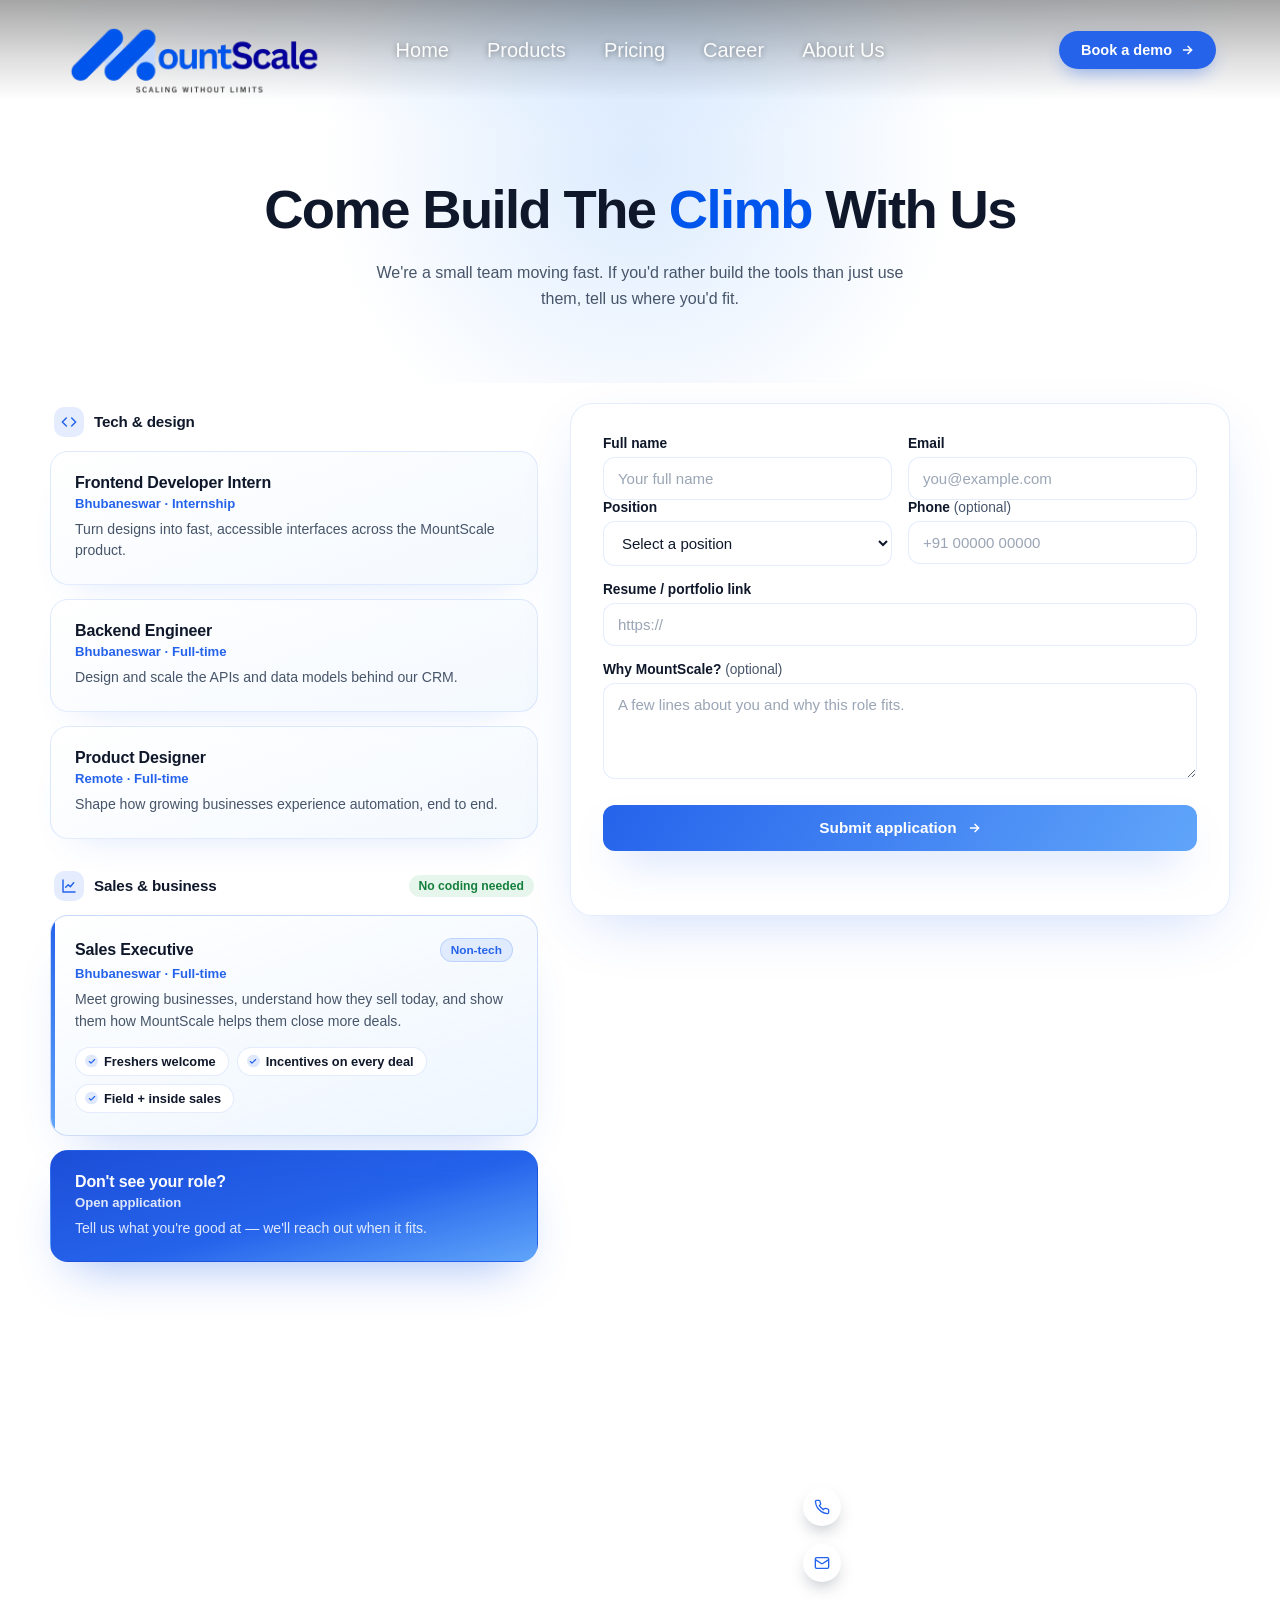
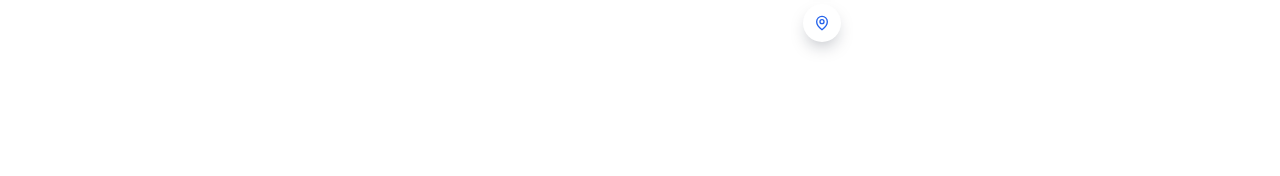
<file: career.html>
<!DOCTYPE html>
<html lang="en">
<head>
<meta charset="UTF-8" />
<meta name="viewport" content="width=device-width, initial-scale=1.0" />
<title>Career — MountScale</title>
<link rel="icon" type="image/png" href="mountscale-mark.png" />
<meta name="description" content="Join MountScale. We're a small team moving fast — see open roles and tell us where you'd fit." />
<link rel="preconnect" href="https://fonts.googleapis.com">
<link rel="stylesheet" href="index.css">
<link rel="stylesheet" href="loader.css">
<link rel="stylesheet" href="career.css">
</head>
<body>
<div id="loader">
  <div class="loader-card">
    <div class="loader-mark">
      <div class="loader-mark-depth"><img src="mountscale-mark.png" alt=""></div>
      <img class="loader-mark-base" src="mountscale-mark.png" alt="">
      <div class="loader-mark-fill"><img src="mountscale-mark.png" alt=""></div>
    </div>
  </div>
</div>

<header class="nav" id="navbar">
  <a href="index.html" class="nav-logo"><img src="mountscale-logo.png" alt="MountScale"/></a>
  <nav class="nav-center" id="navCenter">
    <a href="index.html#home">Home</a>
    <a href="products.html">Products</a>
    <a href="pricing.html">Pricing</a>
    <a href="career.html">Career</a>
    <a href="about.html">About Us</a>
  </nav>
  <div class="nav-right">
    <a href="get-started.html" class="nav-cta">Book a demo
      <svg width="14" height="14" viewBox="0 0 24 24" fill="none" stroke="currentColor" stroke-width="2.5"><path d="M5 12h14M13 5l7 7-7 7"/></svg>
    </a>
    <button class="nav-toggle" id="navToggle" aria-label="Toggle menu" aria-expanded="false" aria-controls="navCenter">
      <span></span>
    </button>
  </div>
</header>
<div class="nav-scrim" id="navScrim"></div>

<!-- ================= Career hero ================= -->
<section class="career-hero">
  <div class="career-hero-glow"></div>
  <div class="section-inner career-hero-inner">
    <h1 class="career-headline reveal">Come Build The <span class="grad">Climb</span> With Us</h1>
    <p class="career-sub reveal">We're a small team moving fast. If you'd rather build the tools than just use them, tell us where you'd fit.</p>
  </div>
</section>
<!-- ================= /Career hero ================= -->

<!-- ================= Career content: roles + application form ================= -->
<section class="career-content" id="careers">
  <div class="section-inner">
    <div class="careers-wrap">
      <div class="careers-roles reveal">
        <div class="role-group-head">
          <span class="role-group-icon">
            <svg width="16" height="16" viewBox="0 0 24 24" fill="none" stroke="currentColor" stroke-width="2.2" stroke-linecap="round" stroke-linejoin="round"><path d="m16 18 6-6-6-6"/><path d="m8 6-6 6 6 6"/></svg>
          </span>
          <span class="role-group-title">Tech &amp; design</span>
        </div>
        <div class="role-card">
          <h4>Frontend Developer Intern</h4>
          <span class="role-meta">Bhubaneswar &middot; Internship</span>
          <p>Turn designs into fast, accessible interfaces across the MountScale product.</p>
        </div>
        <div class="role-card">
          <h4>Backend Engineer</h4>
          <span class="role-meta">Bhubaneswar &middot; Full-time</span>
          <p>Design and scale the APIs and data models behind our CRM.</p>
        </div>
        <div class="role-card">
          <h4>Product Designer</h4>
          <span class="role-meta">Remote &middot; Full-time</span>
          <p>Shape how growing businesses experience automation, end to end.</p>
        </div>

        <div class="role-group-head role-group-head-sales">
          <span class="role-group-icon">
            <svg width="16" height="16" viewBox="0 0 24 24" fill="none" stroke="currentColor" stroke-width="2.2" stroke-linecap="round" stroke-linejoin="round"><path d="M3 3v18h18"/><path d="m7 14 4-4 3 3 5-6"/></svg>
          </span>
          <span class="role-group-title">Sales &amp; business</span>
          <span class="role-group-note">No coding needed</span>
        </div>
        <div class="role-card role-card-sales">
          <div class="role-card-top">
            <h4>Sales Executive</h4>
            <span class="role-tag">Non-tech</span>
          </div>
          <span class="role-meta">Bhubaneswar &middot; Full-time</span>
          <p>Meet growing businesses, understand how they sell today, and show them how MountScale helps them close more deals.</p>
          <ul class="role-perks">
            <li>Freshers welcome</li>
            <li>Incentives on every deal</li>
            <li>Field + inside sales</li>
          </ul>
        </div>

        <div class="role-card role-card-open">
          <h4>Don't see your role?</h4>
          <span class="role-meta">Open application</span>
          <p>Tell us what you're good at — we'll reach out when it fits.</p>
        </div>
      </div>

      <form class="careers-form reveal" id="careersForm" action="https://formsubmit.co/mountscalehr@gmail.com" method="POST">
        <div class="form-row">
          <div class="form-field">
            <label for="careerName">Full name</label>
            <input type="text" id="careerName" name="name" required placeholder="Your full name" autocomplete="name">
          </div>
          <div class="form-field">
            <label for="careerEmail">Email</label>
            <input type="email" id="careerEmail" name="email" required placeholder="you@example.com" autocomplete="email">
          </div>
        </div>

        <div class="form-row">
          <div class="form-field">
            <label for="careerPosition">Position</label>
            <select id="careerPosition" name="position" required>
              <option value="" disabled selected>Select a position</option>
              <optgroup label="Tech &amp; design">
                <option>Frontend Developer Intern</option>
                <option>Backend Engineer</option>
                <option>Product Designer</option>
              </optgroup>
              <optgroup label="Sales &amp; business">
                <option>Sales Executive</option>
              </optgroup>
              <optgroup label="Other">
                <option>Open application</option>
              </optgroup>
            </select>
          </div>
          <div class="form-field">
            <label for="careerPhone">Phone <span class="field-optional">(optional)</span></label>
            <input type="tel" id="careerPhone" name="phone" placeholder="+91 00000 00000" autocomplete="tel">
          </div>
        </div>

        <div class="form-field">
          <label for="careerResume">Resume / portfolio link</label>
          <input type="url" id="careerResume" name="resume_link" placeholder="https://" required>
        </div>

        <div class="form-field">
          <label for="careerMessage">Why MountScale? <span class="field-optional">(optional)</span></label>
          <textarea id="careerMessage" name="message" rows="4" placeholder="A few lines about you and why this role fits."></textarea>
        </div>

        <!-- FormSubmit.co config: routes this form straight to mountscalehr@gmail.com with no backend of our own.
             First submission triggers a one-time confirmation email to mountscalehr@gmail.com — click it once to activate. -->
        <input type="hidden" name="_subject" value="New career application — MountScale">
        <input type="hidden" name="_template" value="table">
        <input type="hidden" name="_captcha" value="false">
        <input type="text" name="_honey" class="hp-field" tabindex="-1" autocomplete="off" aria-hidden="true">

        <button type="submit" class="career-submit" id="careerSubmitBtn">
          <span class="career-submit-label">Submit application</span>
          <svg width="14" height="14" viewBox="0 0 24 24" fill="none" stroke="currentColor" stroke-width="2.5"><path d="M5 12h14M13 5l7 7-7 7"/></svg>
        </button>
        <p class="career-form-status" id="careerFormStatus" role="status" aria-live="polite"></p>
      </form>
    </div>
  </div>
</section>
<!-- ================= /Career content ================= -->

<footer id="about">
  <div class="footer-watermark" aria-hidden="true"><img src="mountscale-logo.png" alt=""/></div>
  <div class="footer-inner">
    <div class="footer-social">
      <h4>Find Us</h4>
      <div class="social-row">
        <a href="https://x.com/MountScale/" target="_blank" rel="noopener" aria-label="Twitter">
          <svg width="18" height="18" viewBox="0 0 24 24" fill="currentColor"><path d="M18.9 2H22l-6.77 7.74L23.2 22h-6.24l-4.89-6.39L6.48 22H3.36l7.24-8.28L2.94 2h6.4l4.42 5.84L18.9 2Zm-1.1 18h1.73L8.4 3.9H6.54L17.8 20Z"/></svg>
        </a>
        <a href="https://linkedin.com/company/mountscale" target="_blank" rel="noopener" aria-label="LinkedIn">
          <svg width="18" height="18" viewBox="0 0 24 24" fill="none" stroke="currentColor" stroke-width="2"><path d="M16 8a6 6 0 0 1 6 6v7h-4v-7a2 2 0 0 0-2-2 2 2 0 0 0-2 2v7h-4v-7a6 6 0 0 1 6-6z"/><rect x="2" y="9" width="4" height="12"/><circle cx="4" cy="4" r="2"/></svg>
        </a>
        <a href="https://instagram.com/mountscale" target="_blank" rel="noopener" aria-label="Instagram">
          <svg width="18" height="18" viewBox="0 0 24 24" fill="none" stroke="currentColor" stroke-width="2"><rect x="2" y="2" width="20" height="20" rx="5"/><circle cx="12" cy="12" r="4"/><circle cx="17.5" cy="6.5" r="1"/></svg>
        </a>
      </div>
    </div>

    <div class="footer-links">
      <h4>Quick Links</h4>
      <a href="index.html#home">Home</a>
      <a href="products.html">Products</a>
      <a href="pricing.html">Pricing</a>
      <a href="career.html">Career</a>
      <a href="about.html">About Us</a>
    </div>

    <div class="footer-contact">
      <h4>Contact Us</h4>
      <div class="contact-row">
        <span class="contact-icon">
          <svg width="16" height="16" viewBox="0 0 24 24" fill="none" stroke="currentColor" stroke-width="2"><path d="M22 16.92v3a2 2 0 0 1-2.18 2 19.79 19.79 0 0 1-8.63-3.07 19.5 19.5 0 0 1-6-6 19.79 19.79 0 0 1-3.07-8.67A2 2 0 0 1 4.11 2h3a2 2 0 0 1 2 1.72c.127.96.362 1.903.7 2.81a2 2 0 0 1-.45 2.11L8.09 9.91a16 16 0 0 0 6 6l1.27-1.27a2 2 0 0 1 2.11-.45c.907.338 1.85.573 2.81.7A2 2 0 0 1 22 16.92z"/></svg>
        </span>
        <p>+91 63668 67237</p>
      </div>
      <div class="contact-row">
        <span class="contact-icon">
          <svg width="16" height="16" viewBox="0 0 24 24" fill="none" stroke="currentColor" stroke-width="2"><rect x="2" y="4" width="20" height="16" rx="2"/><path d="m22 7-8.97 5.7a1.94 1.94 0 0 1-2.06 0L2 7"/></svg>
        </span>
        <p>contact@mountscale.in</p>
      </div>
      <div class="contact-row">
        <span class="contact-icon">
          <svg width="16" height="16" viewBox="0 0 24 24" fill="none" stroke="currentColor" stroke-width="2"><path d="M20 10c0 6-8 12-8 12s-8-6-8-12a8 8 0 0 1 16 0z"/><circle cx="12" cy="10" r="3"/></svg>
        </span>
        <p>Plot - 695, Sikharchandi Nagar, Bhubaneswar, Odisha, 751024</p>
      </div>
    </div>
  </div>

  <div class="footer-bottom">© 2026 MountScale. All rights reserved.</div>
</footer>

<script src="loader.js"></script>
<script src="nav.js"></script>
<script src="career.js"></script>
</body>
</html>
</file>
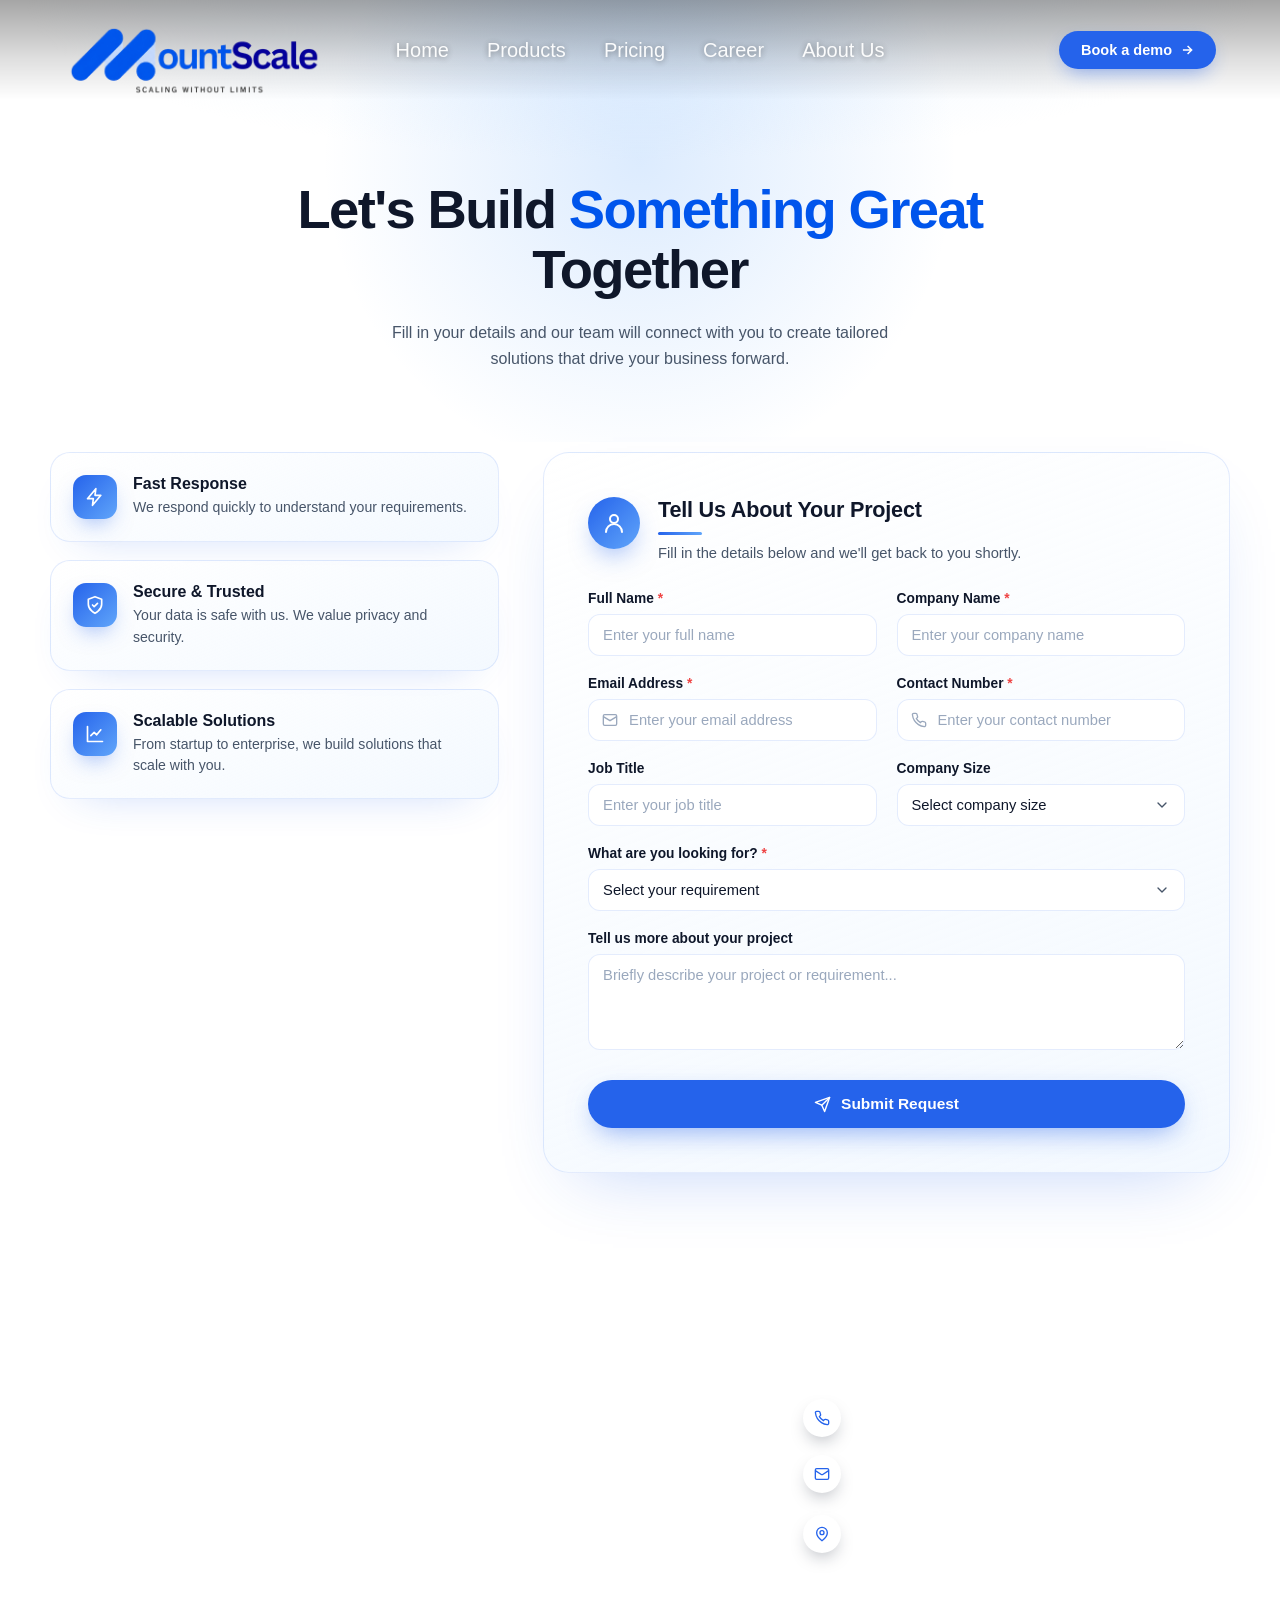
<file: get-started.html>
<!DOCTYPE html>
<html lang="en">
<head>
<meta charset="UTF-8" />
<meta name="viewport" content="width=device-width, initial-scale=1.0" />
<title>BOOK A DEMO — MountScale</title>
<link rel="icon" type="image/png" href="mountscale-mark.png" />
<meta name="description" content="Tell us about your business and the MountScale team will connect with you to build a tailored solution." />
<link rel="preconnect" href="https://fonts.googleapis.com">
<link rel="stylesheet" href="index.css">
<link rel="stylesheet" href="pricing.css">
<link rel="stylesheet" href="loader.css">
<link rel="stylesheet" href="get-started.css">
</head>
<body>
<div id="loader">
  <div class="loader-card">
    <div class="loader-mark">
      <div class="loader-mark-depth"><img src="mountscale-mark.png" alt=""></div>
      <img class="loader-mark-base" src="mountscale-mark.png" alt="">
      <div class="loader-mark-fill"><img src="mountscale-mark.png" alt=""></div>
    </div>
  </div>
</div>

<header class="nav" id="navbar">
  <a href="index.html" class="nav-logo"><img src="mountscale-logo.png" alt="MountScale"/></a>
  <nav class="nav-center" id="navCenter">
    <a href="index.html#home">Home</a>
    <a href="products.html">Products</a>
    <a href="pricing.html">Pricing</a>
    <a href="career.html">Career</a>
    <a href="about.html">About Us</a>
  </nav>
  <div class="nav-right">
    <a href="get-started.html" class="nav-cta">Book a demo
      <svg width="14" height="14" viewBox="0 0 24 24" fill="none" stroke="currentColor" stroke-width="2.5"><path d="M5 12h14M13 5l7 7-7 7"/></svg>
    </a>
    <button class="nav-toggle" id="navToggle" aria-label="Toggle menu" aria-expanded="false" aria-controls="navCenter">
      <span></span>
    </button>
  </div>
</header>
<div class="nav-scrim" id="navScrim"></div>

<!-- ================= Get Started hero ================= -->
<section class="pricing-hero">
  <div class="pricing-hero-glow"></div>
  <div class="section-inner pricing-hero-inner">
    <!-- <div class="eyebrow reveal"><span class="dot"></span> Get Started</div> -->
    <h1 class="pricing-headline reveal">Let's Build <span class="grad">Something Great</span> Together</h1>
    <p class="pricing-sub reveal">Fill in your details and our team will connect with you to create tailored solutions that drive your business forward.</p>
  </div>
</section>
<!-- ================= /Get Started hero ================= -->

<!-- ================= Content: features + form ================= -->
<section class="gs-content">
  <div class="section-inner gs-wrap">

    <!-- Left: feature highlights -->
    <div class="gs-features reveal">
      <div class="gs-feature-card">
        <span class="gs-feature-icon">
          <svg width="20" height="20" viewBox="0 0 24 24" fill="none" stroke="currentColor" stroke-width="2" stroke-linecap="round" stroke-linejoin="round"><path d="M13 2 3 14h7l-1 8 10-12h-7l1-8z"/></svg>
        </span>
        <div>
          <div class="gs-feature-title">Fast Response</div>
          <div class="gs-feature-desc">We respond quickly to understand your requirements.</div>
        </div>
      </div>
      <div class="gs-feature-card">
        <span class="gs-feature-icon">
          <svg width="20" height="20" viewBox="0 0 24 24" fill="none" stroke="currentColor" stroke-width="2" stroke-linecap="round" stroke-linejoin="round"><path d="M12 22s8-4 8-11V5l-8-3-8 3v6c0 7 8 11 8 11z"/><path d="m9 12 2 2 4-4"/></svg>
        </span>
        <div>
          <div class="gs-feature-title">Secure &amp; Trusted</div>
          <div class="gs-feature-desc">Your data is safe with us. We value privacy and security.</div>
        </div>
      </div>
      <div class="gs-feature-card">
        <span class="gs-feature-icon">
          <svg width="20" height="20" viewBox="0 0 24 24" fill="none" stroke="currentColor" stroke-width="2" stroke-linecap="round" stroke-linejoin="round"><path d="M3 3v18h18"/><path d="m7 14 4-4 3 3 5-6"/></svg>
        </span>
        <div>
          <div class="gs-feature-title">Scalable Solutions</div>
          <div class="gs-feature-desc">From startup to enterprise, we build solutions that scale with you.</div>
        </div>
      </div>
    </div>

    <!-- Right: form card -->
    <div class="gs-card reveal">
      <div class="gs-card-head">
        <span class="gs-card-icon">
          <svg width="24" height="24" viewBox="0 0 24 24" fill="none" stroke="currentColor" stroke-width="2" stroke-linecap="round" stroke-linejoin="round"><circle cx="12" cy="8" r="4"/><path d="M4 21c0-4.4 3.6-8 8-8s8 3.6 8 8"/></svg>
        </span>
        <div>
          <h2>Tell Us About Your Project</h2>
          <div class="gs-head-rule"></div>
          <p>Fill in the details below and we'll get back to you shortly.</p>
        </div>
      </div>

      <form id="gsForm" class="gs-form" novalidate>
        <div class="gs-row">
          <div class="gs-field">
            <label for="fullName">Full Name <span class="req">*</span></label>
            <input id="fullName" name="fullName" type="text" placeholder="Enter your full name" required>
          </div>
          <div class="gs-field">
            <label for="companyName">Company Name <span class="req">*</span></label>
            <input id="companyName" name="companyName" type="text" placeholder="Enter your company name" required>
          </div>
        </div>

        <div class="gs-row">
          <div class="gs-field">
            <label for="email">Email Address <span class="req">*</span></label>
            <div class="gs-input-icon">
              <svg width="16" height="16" viewBox="0 0 24 24" fill="none" stroke="currentColor" stroke-width="2"><rect x="2" y="4" width="20" height="16" rx="2"/><path d="m2 7 10 6 10-6"/></svg>
              <input id="email" name="email" type="email" placeholder="Enter your email address" required>
            </div>
          </div>
          <div class="gs-field">
            <label for="phone">Contact Number <span class="req">*</span></label>
            <div class="gs-input-icon">
              <svg width="16" height="16" viewBox="0 0 24 24" fill="none" stroke="currentColor" stroke-width="2"><path d="M22 16.92v3a2 2 0 0 1-2.18 2 19.79 19.79 0 0 1-8.63-3.07 19.5 19.5 0 0 1-6-6 19.79 19.79 0 0 1-3.07-8.67A2 2 0 0 1 4.11 2h3a2 2 0 0 1 2 1.72c.127.96.362 1.903.7 2.81a2 2 0 0 1-.45 2.11L8.09 9.91a16 16 0 0 0 6 6l1.27-1.27a2 2 0 0 1 2.11-.45c.907.338 1.85.573 2.81.7A2 2 0 0 1 22 16.92z"/></svg>
              <input id="phone" name="phone" type="tel" placeholder="Enter your contact number" required>
            </div>
          </div>
        </div>

        <div class="gs-row">
          <div class="gs-field">
            <label for="jobTitle">Job Title</label>
            <input id="jobTitle" name="jobTitle" type="text" placeholder="Enter your job title">
          </div>
          <div class="gs-field">
            <label for="companySize">Company Size</label>
            <select id="companySize" name="companySize">
              <option value="" selected disabled>Select company size</option>
              <option>1 – 10</option>
              <option>11 – 50</option>
              <option>51 – 200</option>
              <option>200+</option>
              <!-- <option>500+</option> -->
            </select>
          </div>
        </div>

        <div class="gs-field gs-field-full">
          <label for="lookingFor">What are you looking for? <span class="req">*</span></label>
          <select id="lookingFor" name="lookingFor" required>
            <option value="" selected disabled>Select your requirement</option>
            <option>AI Chatbot (UPCOMING)</option>
            <option>Sales Automation System</option>
            <!-- <option>Both AI Chatbot &amp; Automation System</option> -->
            <option>Custom Solution</option>
            <option>Just Exploring</option>
          </select>
        </div>

        <div class="gs-field gs-field-full">
          <label for="details">Tell us more about your project</label>
          <textarea id="details" name="details" rows="4" placeholder="Briefly describe your project or requirement..."></textarea>
        </div>

        <button type="submit" class="btn-primary gs-submit" id="gsSubmitBtn">
          <svg width="17" height="17" viewBox="0 0 24 24" fill="none" stroke="currentColor" stroke-width="2" stroke-linecap="round" stroke-linejoin="round"><path d="m22 2-7 20-4-9-9-4Z"/><path d="M22 2 11 13"/></svg>
          Submit Request
        </button>

        <div class="gs-success" id="gsSuccess">
          <svg width="40" height="40" viewBox="0 0 24 24" fill="none" stroke="currentColor" stroke-width="2" stroke-linecap="round" stroke-linejoin="round"><circle cx="12" cy="12" r="10"/><path d="m9 12 2 2 4-4"/></svg>
          <h3>Request received</h3>
          <p>Thanks — our team will reach out within one business day.</p>
        </div>
      </form>
    </div>

  </div>
</section>
<!-- ================= /Content ================= -->

<footer id="about">
  <div class="footer-watermark" aria-hidden="true"><img src="mountscale-logo.png" alt=""/></div>
  <div class="footer-inner">
    <div class="footer-social">
      <h4>Find Us</h4>
      <div class="social-row">
        <a href="https://x.com/MountScale/" target="_blank" rel="noopener" aria-label="Twitter">
          <svg width="18" height="18" viewBox="0 0 24 24" fill="currentColor"><path d="M18.9 2H22l-6.77 7.74L23.2 22h-6.24l-4.89-6.39L6.48 22H3.36l7.24-8.28L2.94 2h6.4l4.42 5.84L18.9 2Zm-1.1 18h1.73L8.4 3.9H6.54L17.8 20Z"/></svg>
        </a>
        <a href="https://linkedin.com/company/mountscale" target="_blank" rel="noopener" aria-label="LinkedIn">
          <svg width="18" height="18" viewBox="0 0 24 24" fill="none" stroke="currentColor" stroke-width="2"><path d="M16 8a6 6 0 0 1 6 6v7h-4v-7a2 2 0 0 0-2-2 2 2 0 0 0-2 2v7h-4v-7a6 6 0 0 1 6-6z"/><rect x="2" y="9" width="4" height="12"/><circle cx="4" cy="4" r="2"/></svg>
        </a>
        <a href="https://instagram.com/mountscale" target="_blank" rel="noopener" aria-label="Instagram">
          <svg width="18" height="18" viewBox="0 0 24 24" fill="none" stroke="currentColor" stroke-width="2"><rect x="2" y="2" width="20" height="20" rx="5"/><circle cx="12" cy="12" r="4"/><circle cx="17.5" cy="6.5" r="1"/></svg>
        </a>
      </div>
    </div>

    <div class="footer-links">
      <h4>Quick Links</h4>
      <a href="index.html#home">Home</a>
      <a href="products.html">Products</a>
      <a href="pricing.html">Pricing</a>
    <a href="career.html">Career</a>
      <a href="about.html">About Us</a>
    </div>

    <div class="footer-contact">
      <h4>Contact Us</h4>
      <div class="contact-row">
        <span class="contact-icon">
          <svg width="16" height="16" viewBox="0 0 24 24" fill="none" stroke="currentColor" stroke-width="2"><path d="M22 16.92v3a2 2 0 0 1-2.18 2 19.79 19.79 0 0 1-8.63-3.07 19.5 19.5 0 0 1-6-6 19.79 19.79 0 0 1-3.07-8.67A2 2 0 0 1 4.11 2h3a2 2 0 0 1 2 1.72c.127.96.362 1.903.7 2.81a2 2 0 0 1-.45 2.11L8.09 9.91a16 16 0 0 0 6 6l1.27-1.27a2 2 0 0 1 2.11-.45c.907.338 1.85.573 2.81.7A2 2 0 0 1 22 16.92z"/></svg>
        </span>
        <p>+91 63668 67237</p>
      </div>
      <div class="contact-row">
        <span class="contact-icon">
          <svg width="16" height="16" viewBox="0 0 24 24" fill="none" stroke="currentColor" stroke-width="2"><rect x="2" y="4" width="20" height="16" rx="2"/><path d="m22 7-8.97 5.7a1.94 1.94 0 0 1-2.06 0L2 7"/></svg>
        </span>
        <p>contact@mountscale.in</p>
      </div>
      <div class="contact-row">
        <span class="contact-icon">
          <svg width="16" height="16" viewBox="0 0 24 24" fill="none" stroke="currentColor" stroke-width="2"><path d="M20 10c0 6-8 12-8 12s-8-6-8-12a8 8 0 0 1 16 0z"/><circle cx="12" cy="10" r="3"/></svg>
        </span>
        <p>Plot - 695, Sikharchandi Nagar, Bhubaneswar, Odisha, 751024</p>
      </div>
    </div>
  </div>

  <!-- <div class="footer-tagline-row">Scaling Without Limits</div> -->

  <div class="footer-bottom">© 2026 MountScale. All rights reserved.</div>
</footer>

<script src="loader.js"></script>
<script src="nav.js"></script>
<script src="get-started.js"></script>
</body>
</html>
</file>
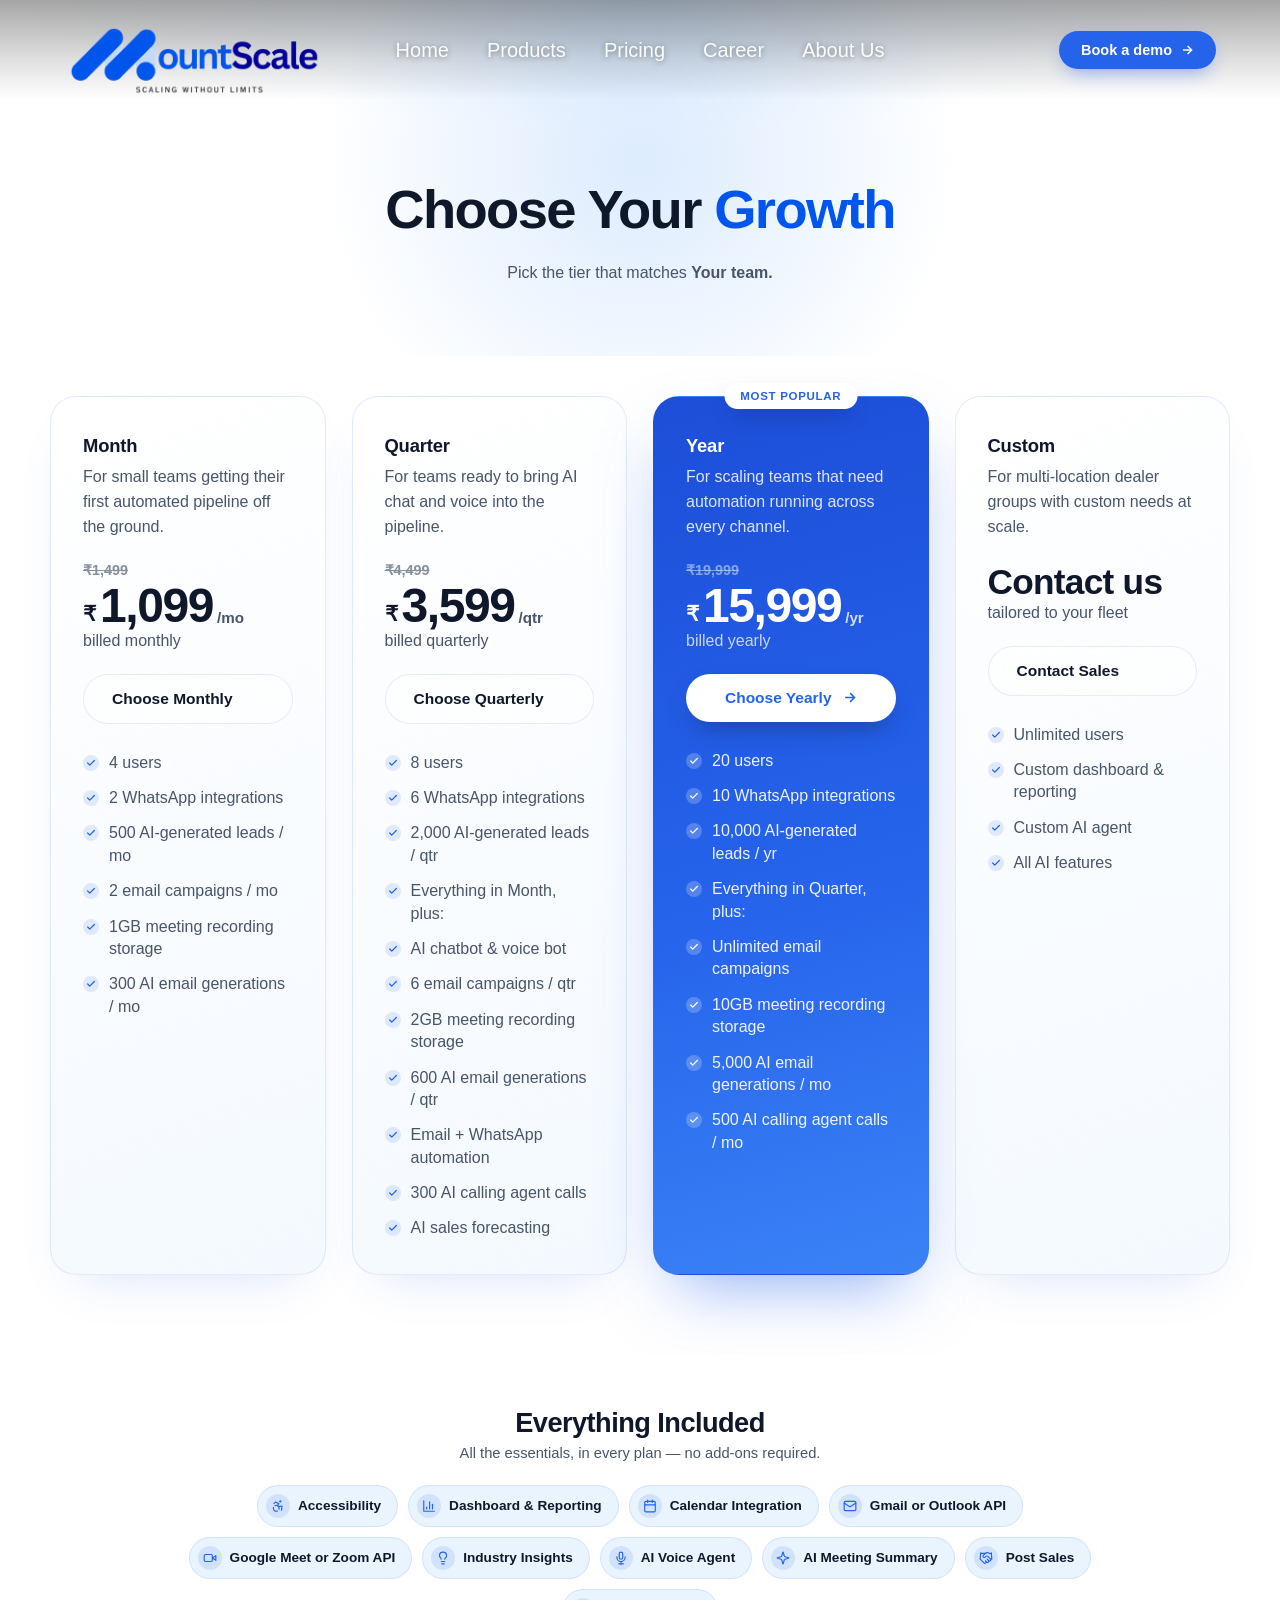
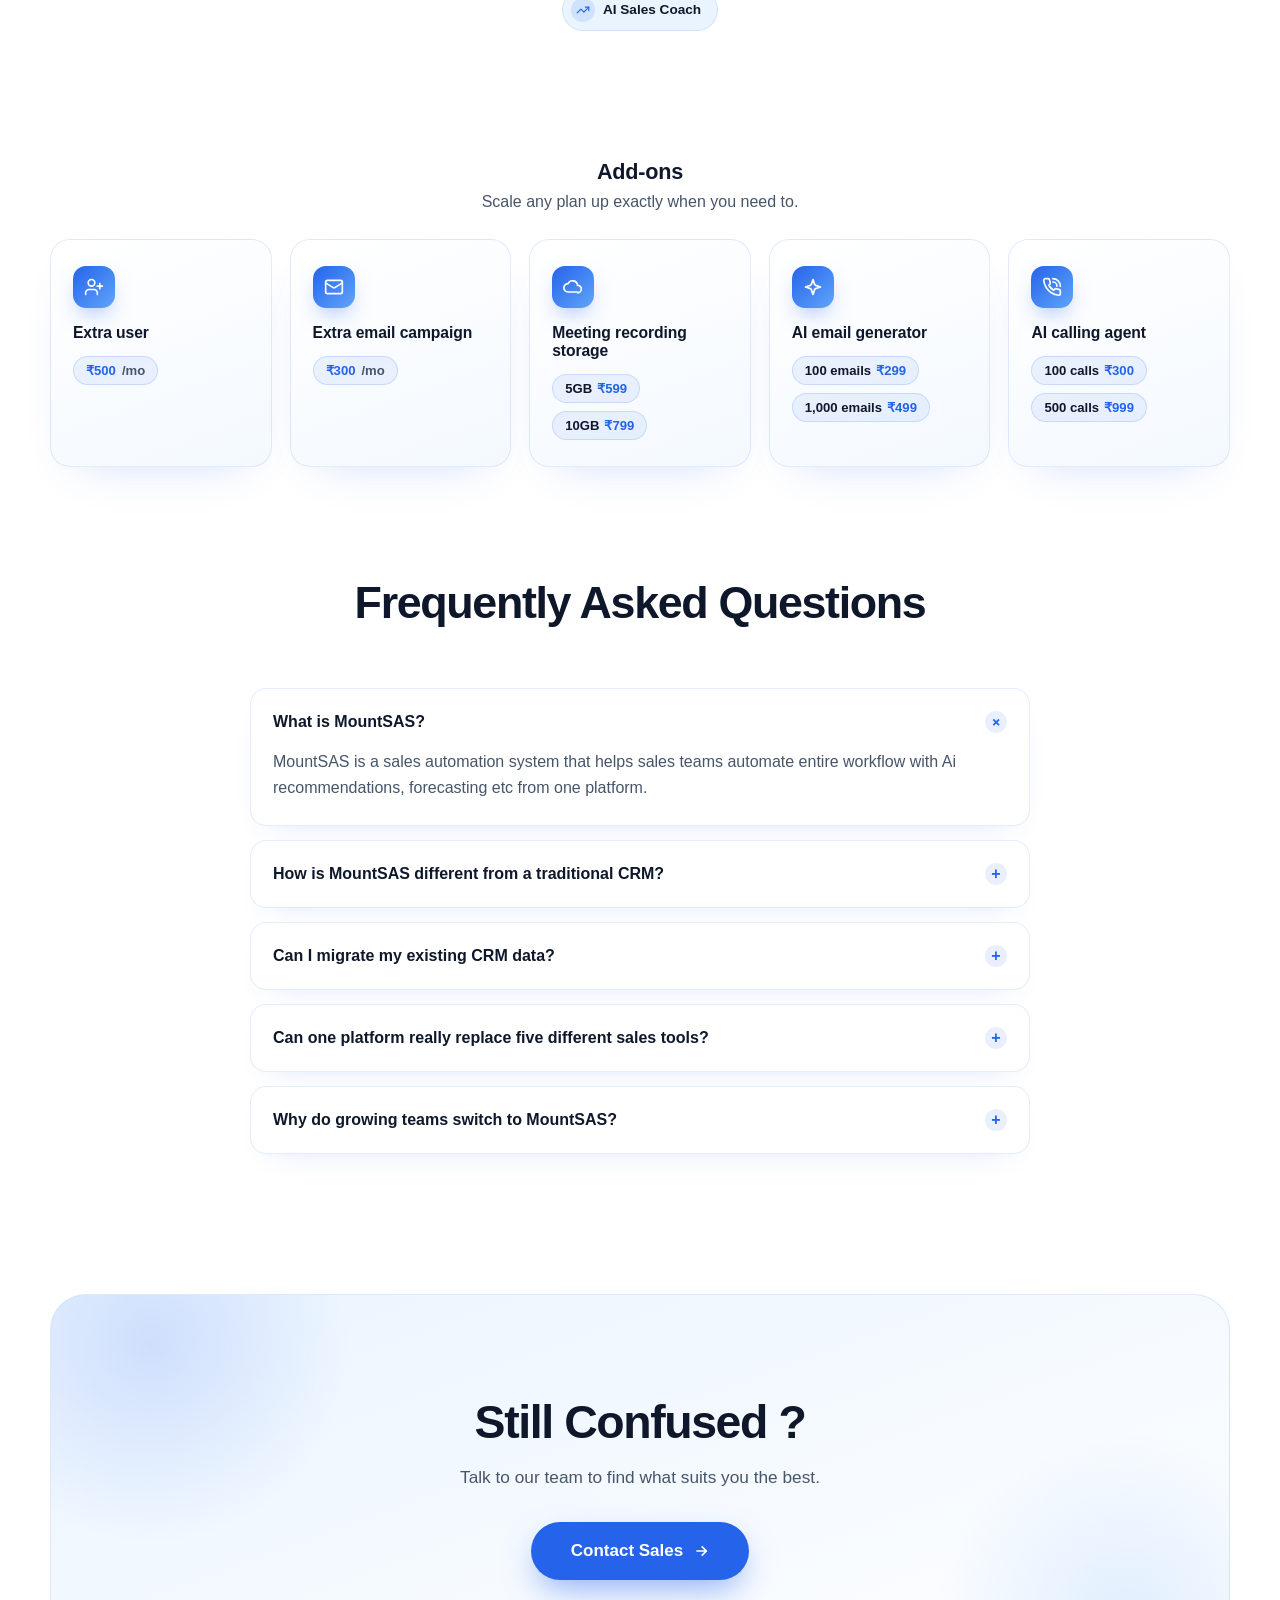
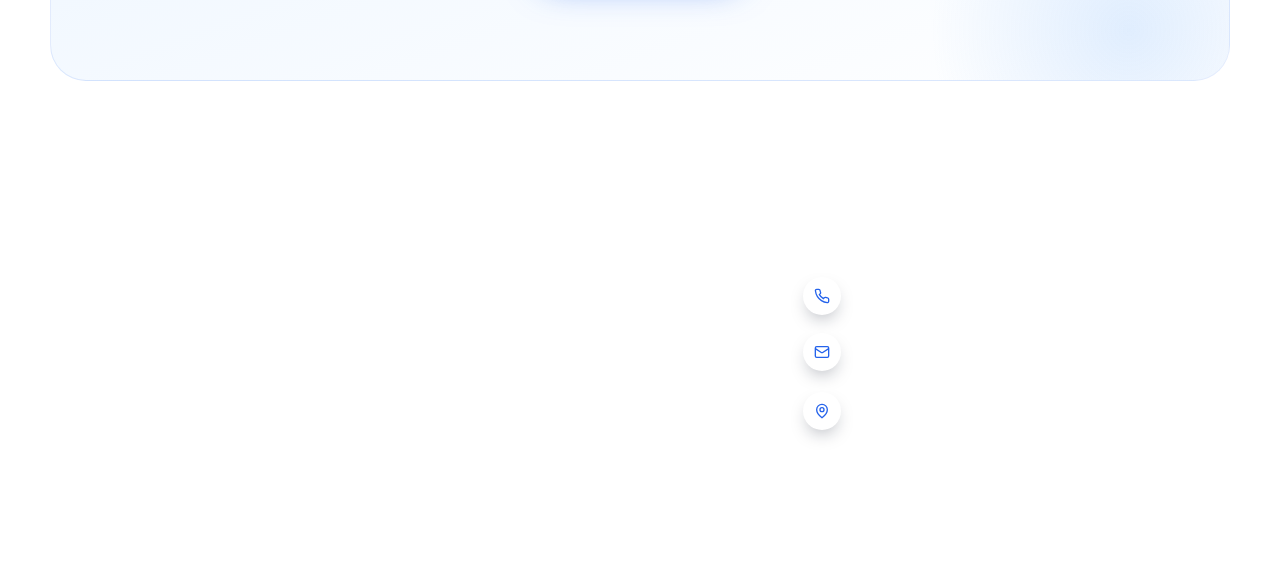
<file: pricing.html>
<!DOCTYPE html>
<html lang="en">
<head>
<meta charset="UTF-8" />
<meta name="viewport" content="width=device-width, initial-scale=1.0" />
<title>Pricing — MountScale</title>
<link rel="icon" type="image/png" href="mountscale-mark.png" />
<meta name="description" content="Simple, transparent pricing for MountScale's AI-powered Sales Automation System. Choose the plan that scales with your business." />
<link rel="preconnect" href="https://fonts.googleapis.com">
<link rel="stylesheet" href="index.css">
<link rel="stylesheet" href="loader.css">
<link rel="stylesheet" href="pricing.css">
</head>
<body>
<div id="loader">
  <div class="loader-card">
    <div class="loader-mark">
      <div class="loader-mark-depth"><img src="mountscale-mark.png" alt=""></div>
      <img class="loader-mark-base" src="mountscale-mark.png" alt="">
      <div class="loader-mark-fill"><img src="mountscale-mark.png" alt=""></div>
    </div>
  </div>
</div>

<header class="nav" id="navbar">
  <a href="index.html" class="nav-logo"><img src="mountscale-logo.png" alt="MountScale"/></a>
  <nav class="nav-center" id="navCenter">
    <a href="index.html#home">Home</a>
    <a href="products.html">Products</a>
    <a href="pricing.html">Pricing</a>
    <a href="career.html">Career</a>
    <a href="about.html">About Us</a>
  </nav>
  <div class="nav-right">
    <a href="get-started.html" class="nav-cta">Book a demo
      <svg width="14" height="14" viewBox="0 0 24 24" fill="none" stroke="currentColor" stroke-width="2.5"><path d="M5 12h14M13 5l7 7-7 7"/></svg>
    </a>
    <button class="nav-toggle" id="navToggle" aria-label="Toggle menu" aria-expanded="false" aria-controls="navCenter">
      <span></span>
    </button>
  </div>
</header>
<div class="nav-scrim" id="navScrim"></div>

<!-- ================= Pricing hero ================= -->
<section class="pricing-hero">
  <div class="pricing-hero-glow"></div>
  <div class="section-inner pricing-hero-inner">
    <!-- <div class="eyebrow reveal"><span class="dot"></span> Pricing</div> -->
    <h1 class="pricing-headline reveal">Choose Your<span class="grad"> Growth</span></h1>
    <p class="pricing-sub reveal">Pick the tier that matches <strong>Your team.</strong></p>

    <!-- <div class="billing-toggle reveal" id="billingToggle">
      <span class="bt-label active"><span class="bt-save">Launch Offer — Save on every plan</span></span>
    </div> -->
  </div>
</section>
<!-- ================= /pricing hero ================= -->

<!-- ================= Pricing cards ================= -->
<section class="pricing-plans">
  <div class="section-inner">
    <div class="plans-grid plans-grid-4">

      <div class="plan-card reveal">
        <div class="plan-name">Month</div>
        <p class="plan-desc">For small teams getting their first automated pipeline off the ground.</p>
        <div class="plan-price">
          <span class="pp-strike">₹1,499</span>
          <span class="pp-currency">₹</span>
          <span class="pp-amount">1,099</span>
          <span class="pp-period">/mo</span>
        </div>
        <div class="plan-yearly-note">billed monthly</div>
        <a href="index.html#get-started" class="btn-secondary plan-cta">Choose Monthly</a>
        <ul class="plan-features">
          <li>4 users</li>
          <li>2 WhatsApp integrations</li>
          <li>500 AI-generated leads / mo</li>
          <li>2 email campaigns / mo</li>
          <li>1GB meeting recording storage</li>
          <li>300 AI email generations / mo</li>
        </ul>
      </div>

      <div class="plan-card reveal">
        <div class="plan-name">Quarter</div>
        <p class="plan-desc">For teams ready to bring AI chat and voice into the pipeline.</p>
        <div class="plan-price">
          <span class="pp-strike">₹4,499</span>
          <span class="pp-currency">₹</span>
          <span class="pp-amount">3,599</span>
          <span class="pp-period">/qtr</span>
        </div>
        <div class="plan-yearly-note">billed quarterly</div>
        <a href="index.html#get-started" class="btn-secondary plan-cta">Choose Quarterly</a>
        <ul class="plan-features">
          <li>8 users</li>
          <li>6 WhatsApp integrations</li>
          <li>2,000 AI-generated leads / qtr</li>
          <li>Everything in Month, plus:</li>
          <li>AI chatbot &amp; voice bot</li>
          <li>6 email campaigns / qtr</li>
          <li>2GB meeting recording storage</li>
          <li>600 AI email generations / qtr</li>
          <li>Email + WhatsApp automation</li>
          <li>300 AI calling agent calls</li>
          <li>AI sales forecasting</li>
        </ul>
      </div>

      <div class="plan-card plan-featured reveal">
        <div class="plan-badge">Most Popular</div>
        <div class="plan-name">Year</div>
        <p class="plan-desc">For scaling teams that need automation running across every channel.</p>
        <div class="plan-price">
          <span class="pp-strike">₹19,999</span>
          <span class="pp-currency">₹</span>
          <span class="pp-amount">15,999</span>
          <span class="pp-period">/yr</span>
        </div>
        <div class="plan-yearly-note">billed yearly</div>
        <a href="index.html#get-started" class="btn-primary plan-cta">Choose Yearly
          <svg width="15" height="15" viewBox="0 0 24 24" fill="none" stroke="currentColor" stroke-width="2.5"><path d="M5 12h14M13 5l7 7-7 7"/></svg>
        </a>
        <ul class="plan-features">
          <li>20 users</li>
          <li>10 WhatsApp integrations</li>
          <li>10,000 AI-generated leads / yr</li>
          <li>Everything in Quarter, plus:</li>
          <li>Unlimited email campaigns</li>
          <li>10GB meeting recording storage</li>
          <li>5,000 AI email generations / mo</li>
          <li>500 AI calling agent calls / mo</li>
        </ul>
      </div>

      <div class="plan-card reveal">
        <div class="plan-name">Custom</div>
        <p class="plan-desc">For multi-location dealer groups with custom needs at scale.</p>
        <div class="plan-price plan-price-custom">
          <span class="pp-amount-text">Contact us</span>
        </div>
        <div class="plan-yearly-note">tailored to your fleet</div>
        <a href="#contact-sales" class="btn-secondary plan-cta">Contact Sales</a>
        <ul class="plan-features">
          <li>Unlimited users</li>
          <li>Custom dashboard &amp; reporting</li>
          <li>Custom AI agent</li>
          <!-- <li>On-premise deployment</li> -->
          <li>All AI features</li>
        </ul>
      </div>

    </div>

  </div>
</section>
<!-- ================= /pricing cards ================= -->

<!-- ================= Every plan includes ================= -->
<section class="pricing-includes-mini">
  <div class="section-inner">
    <div class="pim-head reveal">
      <h2>Everything <span class="grad">Included</span></h2>
      <p>All the essentials, in every plan — no add-ons required.</p>
    </div>

    <div class="pim-list">
      <span class="pim-item reveal"><span class="pim-icon"><svg width="14" height="14" viewBox="0 0 24 24" fill="none" stroke="currentColor" stroke-width="2" stroke-linecap="round" stroke-linejoin="round"><circle cx="16" cy="4" r="1"/><path d="m18 19 1-7-6 1"/><path d="m5 8 3-3 5.5 3-2.36 3.5"/><path d="M4.24 14.5a5 5 0 0 0 6.88 6"/><path d="M13.76 17.5a5 5 0 0 0-6.88-6"/></svg></span>Accessibility</span>

      <span class="pim-item reveal"><span class="pim-icon"><svg width="14" height="14" viewBox="0 0 24 24" fill="none" stroke="currentColor" stroke-width="2" stroke-linecap="round" stroke-linejoin="round"><path d="M3 3v18h18"/><path d="M18 17V9"/><path d="M13 17V5"/><path d="M8 17v-3"/></svg></span>Dashboard &amp; Reporting</span>

      <span class="pim-item reveal"><span class="pim-icon"><svg width="14" height="14" viewBox="0 0 24 24" fill="none" stroke="currentColor" stroke-width="2" stroke-linecap="round" stroke-linejoin="round"><rect width="18" height="18" x="3" y="4" rx="2" ry="2"/><line x1="16" x2="16" y1="2" y2="6"/><line x1="8" x2="8" y1="2" y2="6"/><line x1="3" x2="21" y1="10" y2="10"/></svg></span>Calendar Integration</span>

      <span class="pim-item reveal"><span class="pim-icon"><svg width="14" height="14" viewBox="0 0 24 24" fill="none" stroke="currentColor" stroke-width="2" stroke-linecap="round" stroke-linejoin="round"><rect width="20" height="16" x="2" y="4" rx="2"/><path d="m22 7-8.97 5.7a1.94 1.94 0 0 1-2.06 0L2 7"/></svg></span>Gmail or Outlook API</span>

      <span class="pim-item reveal"><span class="pim-icon"><svg width="14" height="14" viewBox="0 0 24 24" fill="none" stroke="currentColor" stroke-width="2" stroke-linecap="round" stroke-linejoin="round"><path d="m22 8-6 4 6 4V8Z"/><rect width="14" height="12" x="2" y="6" rx="2" ry="2"/></svg></span>Google Meet or Zoom API</span>

      <span class="pim-item reveal"><span class="pim-icon"><svg width="14" height="14" viewBox="0 0 24 24" fill="none" stroke="currentColor" stroke-width="2" stroke-linecap="round" stroke-linejoin="round"><path d="M15 14c.2-1 .7-1.7 1.5-2.5 1-.9 1.5-2.2 1.5-3.5A6 6 0 0 0 6 8c0 1 .2 2.2 1.5 3.5.7.7 1.3 1.5 1.5 2.5"/><path d="M9 18h6"/><path d="M10 22h4"/></svg></span>Industry Insights</span>

      <span class="pim-item reveal"><span class="pim-icon"><svg width="14" height="14" viewBox="0 0 24 24" fill="none" stroke="currentColor" stroke-width="2" stroke-linecap="round" stroke-linejoin="round"><rect x="9" y="2" width="6" height="12" rx="3"/><path d="M19 10v1a7 7 0 0 1-14 0v-1"/><path d="M12 18v4"/><path d="M8 22h8"/></svg></span>AI Voice Agent</span>

      <span class="pim-item reveal"><span class="pim-icon"><svg width="14" height="14" viewBox="0 0 24 24" fill="none" stroke="currentColor" stroke-width="2" stroke-linecap="round" stroke-linejoin="round"><path d="M9.937 15.5A2 2 0 0 0 8.5 14.063l-6.135-1.582a.5.5 0 0 1 0-.962L8.5 9.936A2 2 0 0 0 9.937 8.5l1.582-6.135a.5.5 0 0 1 .963 0L14.063 8.5A2 2 0 0 0 15.5 9.937l6.135 1.581a.5.5 0 0 1 0 .964L15.5 14.063a2 2 0 0 0-1.437 1.437l-1.582 6.135a.5.5 0 0 1-.963 0z"/></svg></span>AI Meeting Summary</span>

      <span class="pim-item reveal"><span class="pim-icon"><svg width="14" height="14" viewBox="0 0 24 24" fill="none" stroke="currentColor" stroke-width="2" stroke-linecap="round" stroke-linejoin="round"><path d="m11 17 2 2a1 1 0 1 0 3-3"/><path d="m14 14 2.5 2.5a1 1 0 1 0 3-3l-3.88-3.88a3 3 0 0 0-4.24 0l-.88.88a1 1 0 1 1-3-3l2.81-2.81a5.79 5.79 0 0 1 7.06-.87l.47.28a2 2 0 0 0 1.42.25L21 4"/><path d="m21 3 1 11h-2"/><path d="M3 3 2 14l6.5 6.5a1 1 0 1 0 3-3"/><path d="M3 4h8"/></svg></span>Post Sales</span>

      <span class="pim-item reveal"><span class="pim-icon"><svg width="14" height="14" viewBox="0 0 24 24" fill="none" stroke="currentColor" stroke-width="2" stroke-linecap="round" stroke-linejoin="round"><polyline points="22 7 13.5 15.5 8.5 10.5 2 17"/><polyline points="16 7 22 7 22 13"/></svg></span>AI Sales Coach</span>
    </div>
  </div>
</section>
<!-- ================= /every plan includes ================= -->

<!-- ================= Feature comparison ================= -->
<section class="pricing-compare">
  <div class="section-inner">
    <!-- <div class="section-head reveal">
      <div class="section-eyebrow">Compare Plans</div>
      <h2>Everything You Get, Side by Side</h2>
    </div> -->

    <!-- <div class="compare-table compare-table-4 reveal">
      <div class="ct-row ct-head">
        <div class="ct-cell ct-feature-col"></div>
        <div class="ct-cell">Month</div>
        <div class="ct-cell">Quarter</div>
        <div class="ct-cell ct-highlight">Year</div>
        <div class="ct-cell">Custom</div>
      </div>

      <div class="ct-row">
        <div class="ct-cell ct-feature-col">Users</div>
        <div class="ct-cell">4</div>
        <div class="ct-cell">8</div>
        <div class="ct-cell ct-highlight">20</div>
        <div class="ct-cell">Unlimited</div>
      </div>
      <div class="ct-row">
        <div class="ct-cell ct-feature-col">WhatsApp integrations</div>
        <div class="ct-cell">2</div>
        <div class="ct-cell">6</div>
        <div class="ct-cell ct-highlight">10</div>
        <div class="ct-cell">Custom</div>
      </div>
      <div class="ct-row">
        <div class="ct-cell ct-feature-col">AI lead generation</div>
        <div class="ct-cell">500</div>
        <div class="ct-cell">2,000</div>
        <div class="ct-cell ct-highlight">10,000</div>
        <div class="ct-cell">Unlimited</div>
      </div>
      <div class="ct-row">
        <div class="ct-cell ct-feature-col">Chatbot</div>
        <div class="ct-cell ct-no">—</div>
        <div class="ct-cell ct-yes">✓</div>
        <div class="ct-cell ct-highlight ct-yes">✓</div>
        <div class="ct-cell ct-yes">✓</div>
      </div>
      <div class="ct-row">
        <div class="ct-cell ct-feature-col">Voice bot</div>
        <div class="ct-cell ct-no">—</div>
        <div class="ct-cell ct-yes">✓</div>
        <div class="ct-cell ct-highlight ct-yes">✓</div>
        <div class="ct-cell ct-yes">✓</div>
      </div>
      <div class="ct-row">
        <div class="ct-cell ct-feature-col">Email campaigns</div>
        <div class="ct-cell">2</div>
        <div class="ct-cell">6</div>
        <div class="ct-cell ct-highlight">Unlimited</div>
        <div class="ct-cell">Unlimited</div>
      </div>
      <div class="ct-row">
        <div class="ct-cell ct-feature-col">Meeting recording storage</div>
        <div class="ct-cell">1GB</div>
        <div class="ct-cell">2GB</div>
        <div class="ct-cell ct-highlight">10GB</div>
        <div class="ct-cell">Custom</div>
      </div>
      <div class="ct-row">
        <div class="ct-cell ct-feature-col">AI email generator</div>
        <div class="ct-cell">300</div>
        <div class="ct-cell">600</div>
        <div class="ct-cell ct-highlight">5,000 / mo</div>
        <div class="ct-cell">Custom</div>
      </div>
      <div class="ct-row">
        <div class="ct-cell ct-feature-col">Email + WhatsApp automation</div>
        <div class="ct-cell ct-no">—</div>
        <div class="ct-cell ct-yes">✓</div>
        <div class="ct-cell ct-highlight ct-yes">✓</div>
        <div class="ct-cell ct-yes">✓</div>
      </div>
      <div class="ct-row">
        <div class="ct-cell ct-feature-col">AI calling agent</div>
        <div class="ct-cell ct-no">—</div>
        <div class="ct-cell">300</div>
        <div class="ct-cell ct-highlight">500 / mo</div>
        <div class="ct-cell">Custom</div>
      </div>
      <div class="ct-row">
        <div class="ct-cell ct-feature-col">AI sales forecasting</div>
        <div class="ct-cell ct-no">—</div>
        <div class="ct-cell ct-yes">✓</div>
        <div class="ct-cell ct-highlight ct-yes">✓</div>
        <div class="ct-cell ct-yes">✓</div>
      </div>
    </div> -->

    <div class="addons reveal">
      <h3>Add-ons</h3>
      <p class="addons-sub">Scale any plan up exactly when you need to.</p>
      <div class="addons-grid">

        <div class="addon-card">
          <span class="addon-icon">
            <svg width="20" height="20" viewBox="0 0 24 24" fill="none" stroke="currentColor" stroke-width="2" stroke-linecap="round" stroke-linejoin="round"><path d="M16 21v-2a4 4 0 0 0-4-4H6a4 4 0 0 0-4 4v2"/><circle cx="9" cy="7" r="4"/><line x1="19" y1="8" x2="19" y2="14"/><line x1="22" y1="11" x2="16" y2="11"/></svg>
          </span>
          <div class="addon-title">Extra user</div>
          <div class="addon-price-row">
            <span class="addon-pill">₹500<em>/mo</em></span>
          </div>
        </div>

        <div class="addon-card">
          <span class="addon-icon">
            <svg width="20" height="20" viewBox="0 0 24 24" fill="none" stroke="currentColor" stroke-width="2" stroke-linecap="round" stroke-linejoin="round"><rect x="2" y="4" width="20" height="16" rx="2"/><path d="m22 7-8.97 5.7a1.94 1.94 0 0 1-2.06 0L2 7"/></svg>
          </span>
          <div class="addon-title">Extra email campaign</div>
          <div class="addon-price-row">
            <span class="addon-pill">₹300<em>/mo</em></span>
          </div>
        </div>

        <div class="addon-card">
          <span class="addon-icon">
            <svg width="20" height="20" viewBox="0 0 24 24" fill="none" stroke="currentColor" stroke-width="2" stroke-linecap="round" stroke-linejoin="round"><path d="M17.5 19a4.5 4.5 0 0 0 0-9 6 6 0 0 0-11.4-2A5 5 0 0 0 6 18h11.5z"/></svg>
          </span>
          <div class="addon-title">Meeting recording storage</div>
          <div class="addon-price-row">
            <span class="addon-pill"><b>5GB</b> ₹599</span>
            <span class="addon-pill"><b>10GB</b> ₹799</span>
          </div>
        </div>

        <div class="addon-card">
          <span class="addon-icon">
            <svg width="20" height="20" viewBox="0 0 24 24" fill="none" stroke="currentColor" stroke-width="2" stroke-linecap="round" stroke-linejoin="round"><path d="m12 3-1.9 5.8a2 2 0 0 1-1.3 1.3L3 12l5.8 1.9a2 2 0 0 1 1.3 1.3L12 21l1.9-5.8a2 2 0 0 1 1.3-1.3L21 12l-5.8-1.9a2 2 0 0 1-1.3-1.3L12 3Z"/></svg>
          </span>
          <div class="addon-title">AI email generator</div>
          <div class="addon-price-row">
            <span class="addon-pill"><b>100 emails</b> ₹299</span>
            <span class="addon-pill"><b>1,000 emails</b> ₹499</span>
          </div>
        </div>

        <div class="addon-card">
          <span class="addon-icon">
            <svg width="20" height="20" viewBox="0 0 24 24" fill="none" stroke="currentColor" stroke-width="2" stroke-linecap="round" stroke-linejoin="round"><path d="M13 2a9 9 0 0 1 9 9"/><path d="M13 6a5 5 0 0 1 5 5"/><path d="M22 16.92v3a2 2 0 0 1-2.18 2 19.79 19.79 0 0 1-8.63-3.07 19.5 19.5 0 0 1-6-6 19.79 19.79 0 0 1-3.07-8.67A2 2 0 0 1 4.11 2h3a2 2 0 0 1 2 1.72c.127.96.362 1.903.7 2.81a2 2 0 0 1-.45 2.11L8.09 9.91a16 16 0 0 0 6 6l1.27-1.27a2 2 0 0 1 2.11-.45c.907.338 1.85.573 2.81.7A2 2 0 0 1 22 16.92z"/></svg>
          </span>
          <div class="addon-title">AI calling agent</div>
          <div class="addon-price-row">
            <span class="addon-pill"><b>100 calls</b> ₹300</span>
            <span class="addon-pill"><b>500 calls</b> ₹999</span>
          </div>
        </div>

      </div>
    </div>
  </div>
</section>
<!-- ================= /feature comparison ================= -->

<!-- ================= FAQ ================= -->
<section class="pricing-faq">
  <div class="section-inner">
    <div class="section-head reveal">
      <!-- <div class="section-eyebrow">FAQ</div> -->
      <h2>Frequently Asked Questions</h2>
    </div>

    <div class="faq-list reveal">
      <details class="faq-item" open>
        <summary>What is MountSAS?</summary>
        <p>MountSAS is a sales automation system that helps sales teams automate entire workflow with Ai recommendations, forecasting etc from one platform.</p>
      </details>
      <details class="faq-item">
        <summary>How is MountSAS different from a traditional CRM?</summary>
        <p>Unlike traditional CRMs that require manual updates, MountSAS automates lead follow-ups, pipeline management, reminders, and customer engagement—reducing manual work for your sales team.</p>
      </details>
      <details class="faq-item">
        <summary>Can I migrate my existing CRM data?</summary>
        <p>Yes. we have excel upload and download button.</p>
      </details>
      <details class="faq-item">
        <summary>Can one platform really replace five different sales tools?</summary>
        <p>Absolutely, MountScale unifies everything your sales team needs into one intelligent workspace.</p>
      </details>
      <details class="faq-item">
        <summary>Why do growing teams switch to MountSAS?</summary>
        <p>To eliminate tool overload, automate repetitive work, and give sales team to research and groom.</p>
      </details>
    </div>
  </div>
</section>
<!-- ================= /FAQ ================= -->

<section id="get-started" name="contact-sales">
  <div class="cta-section reveal">
    <div class="cta-glow"></div>
    <div class="cta-glow2"></div>
    <h2>Still Confused ?</h2>
    <p>Talk to our team to find what suits you the best.</p>
    <a href="mailto:bharatkumarachary25@gmail.com" class="btn-big">Contact Sales
      <svg width="16" height="16" viewBox="0 0 24 24" fill="none" stroke="currentColor" stroke-width="2.5"><path d="M5 12h14M13 5l7 7-7 7"/></svg>
    </a>
  </div>
</section>

<footer id="about">
  <div class="footer-watermark" aria-hidden="true"><img src="mountscale-logo.png" alt=""/></div>
  <div class="footer-inner">
    <div class="footer-social">
      <h4>Find Us</h4>
      <div class="social-row">
        <a href="https://x.com/MountScale/" target="_blank" rel="noopener" aria-label="Twitter">
          <svg width="18" height="18" viewBox="0 0 24 24" fill="currentColor"><path d="M18.9 2H22l-6.77 7.74L23.2 22h-6.24l-4.89-6.39L6.48 22H3.36l7.24-8.28L2.94 2h6.4l4.42 5.84L18.9 2Zm-1.1 18h1.73L8.4 3.9H6.54L17.8 20Z"/></svg>
        </a>
        <a href="https://linkedin.com/company/mountscale" target="_blank" rel="noopener" aria-label="LinkedIn">
          <svg width="18" height="18" viewBox="0 0 24 24" fill="none" stroke="currentColor" stroke-width="2"><path d="M16 8a6 6 0 0 1 6 6v7h-4v-7a2 2 0 0 0-2-2 2 2 0 0 0-2 2v7h-4v-7a6 6 0 0 1 6-6z"/><rect x="2" y="9" width="4" height="12"/><circle cx="4" cy="4" r="2"/></svg>
        </a>
        <a href="https://instagram.com/mountscale" target="_blank" rel="noopener" aria-label="Instagram">
          <svg width="18" height="18" viewBox="0 0 24 24" fill="none" stroke="currentColor" stroke-width="2"><rect x="2" y="2" width="20" height="20" rx="5"/><circle cx="12" cy="12" r="4"/><circle cx="17.5" cy="6.5" r="1"/></svg>
        </a>
      </div>
    </div>

    <div class="footer-links">
      <h4>Quick Links</h4>
      <a href="index.html#home">Home</a>
      <a href="products.html">Products</a>
      <a href="pricing.html">Pricing</a>
    <a href="career.html">Career</a>
      <a href="about.html">About Us</a>
    </div>

    <div class="footer-contact">
      <h4>Contact Us</h4>
      <div class="contact-row">
        <span class="contact-icon">
          <svg width="16" height="16" viewBox="0 0 24 24" fill="none" stroke="currentColor" stroke-width="2"><path d="M22 16.92v3a2 2 0 0 1-2.18 2 19.79 19.79 0 0 1-8.63-3.07 19.5 19.5 0 0 1-6-6 19.79 19.79 0 0 1-3.07-8.67A2 2 0 0 1 4.11 2h3a2 2 0 0 1 2 1.72c.127.96.362 1.903.7 2.81a2 2 0 0 1-.45 2.11L8.09 9.91a16 16 0 0 0 6 6l1.27-1.27a2 2 0 0 1 2.11-.45c.907.338 1.85.573 2.81.7A2 2 0 0 1 22 16.92z"/></svg>
        </span>
        <p>+91 63668 67237</p>
      </div>
      <div class="contact-row">
        <span class="contact-icon">
          <svg width="16" height="16" viewBox="0 0 24 24" fill="none" stroke="currentColor" stroke-width="2"><rect x="2" y="4" width="20" height="16" rx="2"/><path d="m22 7-8.97 5.7a1.94 1.94 0 0 1-2.06 0L2 7"/></svg>
        </span>
        <p>contact@mountscale.in</p>
      </div>
      <div class="contact-row">
        <span class="contact-icon">
          <svg width="16" height="16" viewBox="0 0 24 24" fill="none" stroke="currentColor" stroke-width="2"><path d="M20 10c0 6-8 12-8 12s-8-6-8-12a8 8 0 0 1 16 0z"/><circle cx="12" cy="10" r="3"/></svg>
        </span>
        <p>Plot - 695, Sikharchandi Nagar, Bhubaneswar, Odisha, 751024</p>
      </div>
    </div>
  </div>

  <!-- <div class="footer-tagline-row">Scaling Without Limits</div> -->

  <div class="footer-bottom">© 2026 MountScale. All rights reserved.</div>
</footer>

<script src="loader.js"></script>
<script src="nav.js"></script>
<script src="pricing.js"></script>
</body>
</html>
</file>
<file: index.css>
:root{
  --blue:#2563EB;
  --accent:#60A5FA;
  --light:#EAF4FF;
  --bg:#FFFFFF;
  --text:#0F172A;
  --text-soft:#475569;
  --border:rgba(37,99,235,0.12);
  --glass:rgba(255,255,255,0.65);
  --shadow-soft:0 20px 60px -20px rgba(37,99,235,0.25);
  --ease:cubic-bezier(.16,.84,.44,1);
}

*{margin:0;padding:0;box-sizing:border-box;}
html{scroll-behavior:smooth;}
body{
  font-family:-apple-system,BlinkMacSystemFont,"Inter","Segoe UI",Roboto,sans-serif;
  background:var(--bg);
  color:var(--text);
  overflow-x:hidden;
  -webkit-font-smoothing:antialiased;
}
::selection{background:var(--accent);color:#fff;}

@font-face{
  font-family:'InterVar';
  src:local('Inter');
}

a{text-decoration:none;color:inherit;}
button{font-family:inherit;cursor:pointer;border:none;background:none;}
img{display:block;max-width:100%;}

/* ---------- Navbar ---------- */
header.nav {
  position: fixed;
  top: 0;
  left: 0;
  right: 0;
  z-index: 500;
  height: 100px;
  padding: 0 clamp(20px, 5vw, 64px);
  box-sizing: border-box;
  display: flex;
  align-items: center;
  justify-content: space-between;
  background:linear-gradient(180deg, rgba(0,0,0,0.35) 0%, rgba(0,0,0,0.12) 60%, transparent 100%);
}
header.nav.scrolled{
  background:rgba(255,255,255,0.72);
  backdrop-filter:blur(18px) saturate(160%);
  -webkit-backdrop-filter:blur(18px) saturate(160%);
  box-shadow:0 8px 32px -12px rgba(37,99,235,0.15);
  padding:12px clamp(20px,5vw,64px);
  border-bottom:1px solid var(--border);
}
header.nav.hide{transform:translateY(-120%);}

.nav-logo{display:flex;align-items:center;gap:10px;}
.nav-logo img{height:260px;width:auto;transition:height .4s ease;}
.nav-logo img, .footer-brand img{content:url("mountscale-logo.png");}
header.nav.scrolled .nav-logo img{height:260px;}

.nav-center {
  display: flex;
  gap: 38px;
  align-items: center;
  position: absolute;
  left: 50%;
  top: 50%;
  transform: translate(-50%, -50%);
}
.nav-center a{
  font-size:20px;font-weight:500;color:#fff;opacity:.92;
  position:relative;padding:6px 0;transition:opacity .3s ease, color .3s ease, text-shadow .3s ease;
  text-shadow:0 1px 6px rgba(0,0,0,0.45);
}
.nav-center a::after{
  content:'';position:absolute;left:0;bottom:0;width:0;height:1.5px;
  background:var(--blue);transition:width .35s var(--ease);
}
.nav-center a:hover{opacity:1;}
.nav-center a:hover::after{width:100%;}

header.nav.scrolled .nav-center a{
  color:var(--text);opacity:.75;text-shadow:none;
}

.nav-cta{
  display:inline-flex;align-items:center;gap:8px;
  background:var(--blue);color:#fff;font-weight:600;font-size:14.5px;
  padding:11px 22px;border-radius:999px;
  box-shadow:0 8px 20px -6px rgba(37,99,235,0.5);
  transition:transform .35s var(--ease), box-shadow .35s var(--ease), background .35s ease;
}
.nav-cta:hover{
  transform:translateY(-3px);
  box-shadow:0 14px 30px -6px rgba(37,99,235,0.65), 0 0 0 6px rgba(96,165,250,0.18);
  background:#1d4ed8;
}
.nav-cta svg{transition:transform .35s var(--ease);}
.nav-cta:hover svg{transform:translateX(3px);}

/* ---------- Mobile nav toggle ---------- */
.nav-right{display:flex;align-items:center;gap:14px;}

.nav-toggle{
  display:none;width:40px;height:40px;border-radius:10px;
  align-items:center;justify-content:center;
  background:rgba(37,99,235,0.08);flex-shrink:0;z-index:501;
}
.nav-toggle span{
  display:block;width:20px;height:2px;background:var(--text);border-radius:2px;position:relative;
  transition:transform .3s var(--ease), background .3s var(--ease);
}
.nav-toggle span::before,.nav-toggle span::after{
  content:'';position:absolute;left:0;width:20px;height:2px;background:var(--text);border-radius:2px;
  transition:transform .3s var(--ease), top .3s var(--ease);
}
.nav-toggle span::before{top:-6px;}
.nav-toggle span::after{top:6px;}
.nav-toggle[aria-expanded="true"] span{background:transparent;}
.nav-toggle[aria-expanded="true"] span::before{top:0;transform:rotate(45deg);}
.nav-toggle[aria-expanded="true"] span::after{top:0;transform:rotate(-45deg);}

.nav-scrim{display:none;position:fixed;inset:0;background:rgba(15,23,42,0.35);z-index:498;}
.nav-scrim.is-open{display:block;}

@media (max-width:900px){
  .nav-logo img{height:150px;}
  header.nav.scrolled .nav-logo img{height:150px;}

  .nav-center{
    display:flex;flex-direction:column;align-items:flex-start;gap:26px;
    position:fixed;top:0;right:0;width:min(78vw,320px);height:100vh;
    background:#fff;padding:110px 32px 40px;
    transform:translateX(100%);transition:transform .4s var(--ease);
    box-shadow:-10px 0 40px -20px rgba(15,23,42,0.35);z-index:499;
  }
  .nav-center.is-open{transform:translateX(0);}
  .nav-center a{font-size:18px;color:#0f172a;opacity:1;text-shadow:none;}
  .nav-toggle{display:flex;}
}

/* ---------- Hero ---------- */
.hero{
  position:relative;min-height:100vh;display:flex;align-items:center;justify-content:center;
  overflow:hidden;padding:140px 24px 80px;
  background:#eaf4ff;
}

.hero-bg-image{
  position:absolute;inset:0;z-index:1;
  width:100%;height:100%;
  object-fit:cover;object-position:center;
  pointer-events:none;
}

.hero-video-overlay{
  position:absolute;inset:0;z-index:2;pointer-events:none;
}

.hero-inner{
  position:relative;z-index:5;max-width:900px;text-align:center;
  display:flex;flex-direction:column;align-items:center;gap:26px;
}
.eyebrow{
  display:inline-flex;align-items:center;gap:8px;
  font-size:12.5px;font-weight:600;letter-spacing:.14em;text-transform:uppercase;
  color:var(--blue);background:rgba(255,255,255,0.55);border:1px solid var(--border);
  padding:8px 16px;border-radius:999px;
  backdrop-filter:blur(6px);
}
.eyebrow .dot{width:6px;height:6px;border-radius:50%;background:var(--blue);box-shadow:0 0 0 4px rgba(37,99,235,0.18);}

h1.hero-headline{
  font-size:clamp(2.4rem,5.6vw,4.4rem);
  line-height:1.06;font-weight:700;letter-spacing:-0.035em;
  color:white;
  text-shadow:0 2px 12px rgba(0,0,0,0.55), 0 0 28px rgba(0,0,0,0.35);
}
h1.hero-headline .grad{
  color:#4FD1FF;
  /* text-shadow yahan mat likho, h1 se apne aap aa jayega */
}
.hero-sub{
  position:relative;max-width:700px;
  padding:18px 28px 17px;
  font-size:clamp(1rem,1.6vw,1.18rem);line-height:1.65;
  color:#0f172a;font-weight:500;letter-spacing:.005em;
  background:linear-gradient(135deg,rgba(255,255,255,.55),rgba(234,244,255,.5));
  border:1px solid rgba(255,255,255,.4);border-radius:20px;
  box-shadow:0 18px 44px -20px rgba(15,23,42,.42);
  backdrop-filter:blur(14px) saturate(145%);
  -webkit-backdrop-filter:blur(14px) saturate(145%);
}
.hero-sub::before{
  content:'';position:absolute;top:0;left:50%;transform:translateX(-50%);
  width:74px;height:3px;border-radius:0 0 999px 999px;
  background:#0055EC;
}
.hero-ctas{display:flex;gap:16px;flex-wrap:wrap;justify-content:center;margin-top:6px;}
.btn-primary{
  background:var(--blue);color:#fff;font-weight:600;font-size:15.5px;
  padding:15px 30px;border-radius:999px;display:inline-flex;align-items:center;gap:10px;
  box-shadow:0 10px 28px -8px rgba(37,99,235,0.55);
  transition:transform .4s var(--ease), box-shadow .4s var(--ease);
}
.btn-primary:hover{transform:translateY(-4px) scale(1.02);box-shadow:0 18px 40px -8px rgba(37,99,235,0.7);}
.btn-secondary{
  background:rgba(255,255,255,0.7);color:var(--text);font-weight:600;font-size:15.5px;
  padding:15px 28px;border-radius:999px;border:1px solid var(--border);
  backdrop-filter:blur(10px);
  transition:transform .4s var(--ease), border-color .4s ease, background .4s ease;
}
.btn-secondary:hover{transform:translateY(-4px);border-color:var(--blue);background:#fff;}

/* Hero quotes */
.hero-quotes{
  margin-top:34px;height:26px;position:relative;overflow:hidden;
  max-width:560px;
}
.hero-quotes span{
  position:absolute;inset:0;display:flex;align-items:center;justify-content:center;
  font-size:14px;font-style:italic;color:var(--text-soft);opacity:0;
  transition:opacity 1s ease, transform 1s ease;transform:translateY(8px);
  width:100%;
}
.hero-quotes span.active{opacity:1;transform:translateY(0);}
.hero-quotes span::before{content:'"';}
.hero-quotes span::after{content:'"';}

/* Floating CRM cards */
.float-card{
  position:absolute;z-index:4;
  background:var(--glass);backdrop-filter:blur(16px) saturate(160%);-webkit-backdrop-filter:blur(16px) saturate(160%);
  border:1px solid var(--border);border-radius:16px;
  box-shadow:0 20px 45px -18px rgba(37,99,235,0.28);
  padding:12px 14px;font-size:12px;color:var(--text);
  will-change:transform;opacity:0;
}
.float-card .fc-title{font-weight:600;font-size:11.5px;display:flex;align-items:center;gap:6px;margin-bottom:6px;color:var(--text);}
.float-card .fc-sub{color:var(--text-soft);font-size:11px;}
.float-card .fc-icon{width:16px;height:16px;border-radius:6px;background:linear-gradient(135deg,var(--blue),var(--accent));flex-shrink:0;display:flex;align-items:center;justify-content:center;color:#fff;font-size:10px;}
.bar{height:5px;border-radius:3px;background:rgba(37,99,235,0.12);overflow:hidden;margin-top:6px;}
.bar i{display:block;height:100%;background:linear-gradient(90deg,var(--blue),var(--accent));border-radius:3px;}
.pill{display:inline-block;font-size:9.5px;font-weight:600;padding:2px 8px;border-radius:999px;background:rgba(37,99,235,0.1);color:var(--blue);}

.fc-profile{top:14%;left:6%;width:158px;}
.fc-chat{top:8%;right:7%;width:190px;}
.fc-pipeline{bottom:30%;left:3%;width:170px;}
.fc-inventory{top:42%;left:11%;width:150px;}
.fc-testdrive{bottom:10%;left:20%;width:160px;}
.fc-service{bottom:14%;right:4%;width:168px;}
.fc-finance{top:34%;right:2%;width:150px;}
.fc-analytics{bottom:4%;right:22%;width:180px;}
.fc-notify{top:4%;left:32%;width:200px;}
.fc-dealer{bottom:38%;right:14%;width:140px;}

@media (max-width:1100px){
  .float-card{display:none;}
  .fc-chat,.fc-profile{display:flex;}
  .fc-chat{top:6%;right:4%;width:160px;}
  .fc-profile{top:10%;left:3%;width:140px;}
}
@media (max-width:640px){ .float-card{display:none !important;} }

/* Center car */
.car-stage{
  position:relative;z-index:3;width:100%;max-width:520px;height:260px;
  margin:0 auto -20px;
}
#car-canvas{width:100%;height:100%;}

/* ---------- Sections generic ---------- */
section{position:relative;padding:70px 24px;}
.section-inner{max-width:1180px;margin:0 auto;}
.section-head{max-width:640px;margin:0 auto 60px;text-align:center;}
.section-eyebrow{font-size:12.5px;font-weight:600;letter-spacing:.14em;text-transform:uppercase;color:var(--blue);margin-bottom:14px;}
.section-head h2{font-size:clamp(1.9rem,3.6vw,2.8rem);font-weight:700;letter-spacing:-0.03em;line-height:1.15;}
.section-head p{margin-top:16px;color:var(--text-soft);font-size:1.05rem;line-height:1.6;}

/* Product cards */
.products-grid{display:grid;grid-template-columns:minmax(0,900px);justify-content:center;gap:32px;}
@media (max-width:860px){.products-grid{grid-template-columns:1fr;}}
.product-card{
  position:relative;display:flex;flex-direction:column;justify-content:center;align-items:center;text-align:center;min-height:460px;
  border-radius:30px;padding:64px 72px;overflow:hidden;
  background:linear-gradient(160deg,rgba(255,255,255,0.9),rgba(234,244,255,0.6));
  border:1px solid var(--border);backdrop-filter:blur(14px);
  box-shadow:0 30px 60px -30px rgba(37,99,235,0.25);
  transition:transform .5s var(--ease), box-shadow .5s var(--ease);
  opacity:0;transform:translateY(50px);
}
.product-card:hover{transform:translateY(-10px);box-shadow:0 40px 80px -30px rgba(37,99,235,0.35);}
.product-card .pc-icon{
  width:56px;height:56px;border-radius:16px;
  background:linear-gradient(135deg,var(--blue),var(--accent));
  display:flex;align-items:center;justify-content:center;color:#fff;margin-bottom:26px;
  box-shadow:0 12px 24px -8px rgba(37,99,235,0.5);
}
.product-card h3{font-size:1.6rem;font-weight:700;margin-bottom:14px;letter-spacing:-0.02em;}
.product-card p{color:var(--text-soft);line-height:1.7;margin-bottom:34px;font-size:1.08rem;max-width:690px;}
.pc-link{align-self:center;display:inline-flex;align-items:center;gap:10px;font-weight:700;color:var(--blue);font-size:1.02rem;padding:14px 25px;border:1px solid rgba(37,99,235,.16);border-radius:999px;background:rgba(255,255,255,.68);box-shadow:0 12px 28px -16px rgba(37,99,235,.45);}
.pc-link svg{transition:transform .35s var(--ease);}
.product-card:hover .pc-link svg{transform:translateX(5px);}
.product-card .pc-glow{
  position:absolute;width:260px;height:260px;border-radius:50%;
  background:radial-gradient(circle,rgba(96,165,250,0.25),transparent 70%);
  right:-80px;bottom:-100px;pointer-events:none;
}
@media (max-width:640px){.product-card{min-height:auto;padding:42px 28px;}.product-card p{font-size:1rem;}}

/* ---------- Engine section (mountain / summit concept) ---------- */
.engine-wrap{display:grid;grid-template-columns:1fr 1.05fr;gap:72px;align-items:center;}
@media (max-width:940px){.engine-wrap{grid-template-columns:1fr;gap:56px;}}

.engine-content h2{font-size:clamp(1.9rem,3.4vw,2.6rem);font-weight:700;letter-spacing:-0.03em;line-height:1.15;margin-bottom:20px;}
.engine-content h2 .grad{color:#0055EC;}
.engine-content p{color:var(--text-soft);line-height:1.7;font-size:1.02rem;margin-bottom:36px;max-width:480px;}

.engine-stats{display:flex;gap:36px;flex-wrap:wrap;}
.engine-stat{position:relative;padding-left:16px;}
.engine-stat::before{content:'';position:absolute;left:0;top:4px;bottom:4px;width:3px;border-radius:3px;background:linear-gradient(180deg,var(--blue),var(--accent));}
.es-value{font-size:1.9rem;font-weight:700;letter-spacing:-0.02em;color:var(--text);}
.es-label{font-size:12.5px;color:var(--text-soft);text-transform:uppercase;letter-spacing:.06em;margin-top:2px;}

/* ===== Visual card: sky above / surface line / roots beneath ===== */
.engine-visual{
  position:relative;display:flex;flex-direction:column;
  border-radius:28px;overflow:hidden;
  box-shadow:0 40px 90px -28px rgba(37,99,235,0.38), 0 0 0 1px rgba(37,99,235,0.08);
  background:#0B1730;
}

.engine-sky{
  position:relative;overflow:hidden;
  padding:0;
}

.engine-tag{
  display:inline-flex;align-items:center;gap:8px;font-size:10.5px;font-weight:700;
  letter-spacing:.1em;text-transform:uppercase;padding:6px 14px;border-radius:999px;
}
.engine-tag-light{background:#fff;color:var(--blue);border:1px solid var(--border);}
.engine-tag-dark{
  position:relative;z-index:3;align-self:flex-start;margin-bottom:26px;
  background:rgba(96,165,250,0.18);color:#BFDBFE;border:1px solid rgba(96,165,250,0.35);
  backdrop-filter:blur(8px);-webkit-backdrop-filter:blur(8px);
}

.peak-badges{position:absolute;top:22px;right:22px;display:flex;flex-direction:column;gap:12px;align-items:flex-end;z-index:5;}
.peak-badge{
  display:flex;align-items:center;gap:10px;font-size:13.5px;font-weight:700;color:#0F172A;
  background:rgba(255,255,255,0.82);backdrop-filter:blur(16px) saturate(180%);-webkit-backdrop-filter:blur(16px) saturate(180%);
  border:1px solid rgba(255,255,255,0.6);border-radius:999px;padding:8px 18px 8px 8px;
  box-shadow:0 14px 30px -12px rgba(15,23,42,0.35);
}
.pb-icon{
  width:26px;height:26px;border-radius:50%;flex-shrink:0;color:#fff;
  background:linear-gradient(135deg,var(--blue),var(--accent));
  display:flex;align-items:center;justify-content:center;
  box-shadow:0 4px 10px -2px rgba(37,99,235,0.6);
}
@media (max-width:640px){.peak-badges{position:static;align-items:flex-start;margin:16px 0 0 16px;}}

.ground-line{
  position:relative;height:3px;background:#fff;z-index:6;
}
.ground-line span{
  position:absolute;left:50%;top:50%;transform:translate(-50%,-50%);
  background:#0B1730;color:#fff;font-size:10px;font-weight:800;letter-spacing:.16em;
  padding:6px 16px;border-radius:999px;white-space:nowrap;
  box-shadow:0 0 0 4px #fff;
}

.engine-roots{
  position:relative;overflow:hidden;
  min-height:420px;
  padding:32px 28px 28px;display:flex;flex-direction:column;
}
.engine-roots::before{
  content:'';position:absolute;inset:0;z-index:1;pointer-events:none;
  background:linear-gradient(90deg, rgba(4,10,26,0.74) 0%, rgba(4,10,26,0.42) 40%, rgba(4,10,26,0.06) 70%);
}
.engine-roots::after{
  content:'';position:absolute;left:34px;top:66px;bottom:30px;width:1px;z-index:2;
  background:linear-gradient(180deg,rgba(191,219,254,0.55),rgba(191,219,254,0.05));
}

.roots-list{position:relative;z-index:3;display:flex;flex-direction:column;}
.root-item{
  position:relative;display:flex;align-items:center;gap:16px;
  color:#F1F6FF;font-size:15px;font-weight:600;padding:12px 0;
}
.root-icon{
  position:relative;z-index:1;flex-shrink:0;width:34px;height:34px;border-radius:10px;
  display:flex;align-items:center;justify-content:center;color:#BFDBFE;
  background:rgba(96,165,250,0.2);border:1px solid rgba(96,165,250,0.4);
  backdrop-filter:blur(6px);-webkit-backdrop-filter:blur(6px);
}
@media (max-width:640px){.engine-roots::after{left:28px;}}


/* legacy dashboard mock (retained for other pages that may still reference it) */
.dash-mock{
  border-radius:22px;overflow:hidden;
  background:linear-gradient(160deg,#fff,var(--light));
  border:1px solid var(--border);
  box-shadow:0 50px 100px -40px rgba(37,99,235,0.35);
  transform:perspective(1200px) rotateY(-8deg) rotateX(3deg);
  transition:transform .6s var(--ease);
  padding:20px;
}
.dash-visual:hover .dash-mock{transform:perspective(1200px) rotateY(-3deg) rotateX(1deg);}
.dash-topbar{display:flex;gap:6px;margin-bottom:16px;}
.dash-topbar i{width:9px;height:9px;border-radius:50%;background:rgba(37,99,235,0.25);}
.dash-kpis{display:grid;grid-template-columns:repeat(3,1fr);gap:12px;margin-bottom:16px;}
.dash-kpi{background:#fff;border:1px solid var(--border);border-radius:14px;padding:14px;}
.dash-kpi .k-label{font-size:10.5px;color:var(--text-soft);text-transform:uppercase;letter-spacing:.06em;}
.dash-kpi .k-value{font-size:1.5rem;font-weight:700;color:var(--blue);margin-top:4px;}
.dash-chart{background:#fff;border:1px solid var(--border);border-radius:14px;padding:16px;height:150px;display:flex;align-items:flex-end;gap:8px;}
.dash-chart .col{flex:1;background:linear-gradient(180deg,var(--accent),var(--blue));border-radius:6px 6px 0 0;transform:scaleY(0);transform-origin:bottom;}
.dash-rows{margin-top:14px;display:flex;flex-direction:column;gap:8px;}
.dash-row{display:flex;justify-content:space-between;background:#fff;border:1px solid var(--border);border-radius:10px;padding:10px 12px;font-size:12px;color:var(--text-soft);}

.dash-content h2{font-size:clamp(1.9rem,3.4vw,2.6rem);font-weight:700;letter-spacing:-0.03em;line-height:1.15;margin-bottom:20px;}
.dash-content p{color:var(--text-soft);line-height:1.7;font-size:1.02rem;margin-bottom:8px;}

/* CTA section */
.cta-section{
  background:linear-gradient(160deg,var(--light),#ffffff);
  border-radius:36px;margin:0 24px;padding:100px 40px;text-align:center;
  max-width:1180px;margin-left:auto;margin-right:auto;
  border:1px solid var(--border);
  position:relative;overflow:hidden;
}
.cta-section h2{font-size:clamp(2rem,4vw,2.9rem);font-weight:700;letter-spacing:-0.03em;margin-bottom:18px;}
.cta-section p{color:var(--text-soft);font-size:1.08rem;max-width:520px;margin:0 auto 34px;}
.btn-big{
  background:var(--blue);color:#fff;font-weight:700;font-size:17px;
  padding:19px 40px;border-radius:999px;display:inline-flex;align-items:center;gap:10px;
  box-shadow:0 14px 34px -8px rgba(37,99,235,0.55);
  transition:transform .4s var(--ease), box-shadow .4s var(--ease);
}
.btn-big:hover{transform:translateY(-5px) scale(1.03);box-shadow:0 24px 50px -8px rgba(37,99,235,0.7);}
.cta-glow{position:absolute;width:400px;height:400px;border-radius:50%;background:radial-gradient(circle,rgba(37,99,235,0.15),transparent 70%);top:-150px;left:-100px;}
.cta-glow2{position:absolute;width:400px;height:400px;border-radius:50%;background:radial-gradient(circle,rgba(96,165,250,0.18),transparent 70%);bottom:-150px;right:-100px;}

/* Footer */
footer{
  position:relative;isolation:isolate;overflow:hidden;
  padding:80px 24px 0;
  background:linear-gradient(120deg,#0055EC);
}

footer .footer-watermark{
  position:absolute;top:50%;left:50%;z-index:0;pointer-events:none;
  width:min(800px,62vw);
  transform:translate(-50%,-50%);
  opacity:.16;filter:brightness(0) invert(1);
}
footer .footer-watermark img{width:100%;display:block;}

.footer-inner{
  position:relative;z-index:1;max-width:1180px;margin:0 auto;
  display:grid;grid-template-columns:1fr 1fr 1.3fr;gap:48px;
  padding-bottom:56px;
}
@media (max-width:900px){
  .footer-inner{grid-template-columns:1fr;gap:40px;text-align:center;}
}

.footer-inner h4{
  font-size:.86rem;font-weight:800;color:#fff;
  letter-spacing:.02em;margin-bottom:22px;
}

/* Find Us */
.footer-social .social-row{display:flex;gap:14px;}
@media (max-width:900px){.footer-social .social-row{justify-content:center;}}
.social-row a{
  width:46px;height:46px;border-radius:14px;border:1.5px solid rgba(255,255,255,.55);
  display:flex;align-items:center;justify-content:center;
  color:#fff;background:rgba(255,255,255,.06);
  transition:transform .35s var(--ease), background .35s ease, box-shadow .35s ease, border-color .35s ease;
}
.social-row a:hover{transform:translateY(-4px);background:#fff;color:var(--blue);border-color:#fff;box-shadow:0 14px 28px -12px rgba(0,0,0,.4);}

/* Quick Links */
.footer-links a{
  display:block;color:#fff;font-size:1rem;font-weight:700;
  padding:8px 0;opacity:.92;
  transition:opacity .3s ease, transform .3s ease;
}
.footer-links a:hover{opacity:1;transform:translateX(4px);}
@media (max-width:900px){.footer-links a:hover{transform:none;}}

/* Contact rows */
.contact-row{display:flex;align-items:center;gap:14px;padding:9px 0;}
@media (max-width:900px){.contact-row{justify-content:center;}}
.contact-row p{color:#fff;font-size:1rem;font-weight:700;margin:0;line-height:1.4;}
.contact-icon{
  flex-shrink:0;width:38px;height:38px;border-radius:50%;
  display:flex;align-items:center;justify-content:center;color:var(--blue);
  background:#fff;
  box-shadow:0 8px 18px -6px rgba(15,23,42,.35);
}

/* Tagline strip */
.footer-tagline-row{
  position:relative;z-index:1;text-align:center;
  padding:0 24px 30px;
  color:rgba(255,255,255,.55);font-size:1.2rem;font-weight:800;
  letter-spacing:.5em;text-transform:uppercase;
}
@media (max-width:640px){.footer-tagline-row{font-size:.85rem;letter-spacing:.3em;}}

/* Bottom bar */
.footer-bottom{
  position:relative;z-index:1;
  border-top:1px solid rgba(255,255,255,.25);
  padding:24px 24px;text-align:center;
  color:#fff;font-size:.95rem;font-weight:700;
}

/* reveal utility */
.reveal{opacity:0;transform:translateY(40px);}

@media (prefers-reduced-motion: reduce){
  *{animation-duration:.001s !important;transition-duration:.001s !important;}
}


.hero-video {
  transform: scale(1.3);
  object-position: center center;
}


.dash-topbar{position:relative;}
.dash-topbar-label{
  margin-left:auto;font-size:10.5px;font-weight:700;color:var(--text-soft);
  text-transform:uppercase;letter-spacing:.08em;
}

.dash-kpi{position:relative;}
.dash-kpi-icon{
  display:flex;align-items:center;justify-content:center;
  width:26px;height:26px;border-radius:8px;margin-bottom:8px;color:#fff;
  background:linear-gradient(135deg,var(--blue),var(--accent));
}

.dash-row{align-items:center;gap:10px;}
.dr-icon{
  flex-shrink:0;width:8px;height:8px;border-radius:50%;
  box-shadow:0 0 0 4px currentColor,0 0 0 4px transparent;
}
.dr-blue{background:var(--blue);box-shadow:0 0 0 3px rgba(37,99,235,0.16);}
.dr-green{background:#16a34a;box-shadow:0 0 0 3px rgba(22,163,74,0.16);}
.dr-orange{background:#ea580c;box-shadow:0 0 0 3px rgba(234,88,12,0.16);}
.dr-text{flex:1;color:var(--text);font-weight:500;}
.dr-time{color:var(--text-soft);flex-shrink:0;}


/* =========================================================
   Iceberg Mountain images (Engine Section)
   ========================================================= */

.iceberg-img-wrap{width:100%;}

.top-wrap{width:100%;aspect-ratio:684/350;}
.iceberg-top-img{width:100%;height:100%;object-fit:cover;object-position:top center;display:block;}

.bottom-wrap{position:absolute;inset:0;z-index:0;height:100%;}
.iceberg-bottom-img{width:100%;height:100%;object-fit:cover;object-position:top center;display:block;}


/* =========================================================
   Industries We Serve (fixed cards, no movement)
   ========================================================= */
#industries{padding:100px 24px 90px;background:var(--bg);}
#industries .section-head{max-width:820px;margin-bottom:56px;}
#industries .section-head h2 .grad{color:#0055EC;}
#industries .section-head p{font-size:clamp(1.02rem,1.5vw,1.15rem);line-height:1.75;}

.ind-grid{
  display:grid;grid-template-columns:repeat(6,1fr);gap:22px;
  max-width:1180px;margin:0 auto;
}
/* 3 on top, 2 centred below */
.ind-card{grid-column:span 2;}
.ind-card:nth-child(4){grid-column:2 / span 2;}
.ind-card:nth-child(5){grid-column:4 / span 2;}
@media (max-width:900px){
  .ind-grid{grid-template-columns:repeat(2,1fr);}
  .ind-card,.ind-card:nth-child(4),.ind-card:nth-child(5){grid-column:auto;}
  .ind-card:nth-child(5){grid-column:1 / -1;}
}
@media (max-width:600px){
  .ind-grid{grid-template-columns:1fr;}
  .ind-card:nth-child(5){grid-column:auto;}
}

.ind-card{
  position:relative;overflow:hidden;
  padding:34px 28px 32px;border-radius:24px;
  background:linear-gradient(160deg,rgba(255,255,255,0.95),rgba(234,244,255,0.6));
  border:1px solid var(--border);
  box-shadow:0 22px 48px -32px rgba(37,99,235,0.3);
  transition:box-shadow .5s var(--ease), border-color .5s var(--ease);
}
.ind-card::before{
  content:'';position:absolute;top:0;left:28px;
  width:46px;height:3px;border-radius:0 0 999px 999px;background:#0055EC;
}
/* hover: card apni jagah rahega, sirf border/shadow badlega */
.ind-card:hover{
  border-color:rgba(37,99,235,0.3);
  box-shadow:0 34px 70px -30px rgba(37,99,235,0.42);
}
.ind-icon{
  width:52px;height:52px;border-radius:16px;margin-bottom:20px;
  display:flex;align-items:center;justify-content:center;color:#fff;
  background:linear-gradient(135deg,var(--blue),var(--accent));
  box-shadow:0 12px 24px -8px rgba(37,99,235,0.5);
}
.ind-card h3{font-size:1.2rem;font-weight:700;letter-spacing:-0.02em;margin-bottom:10px;}
.ind-card p{color:var(--text-soft);font-size:.95rem;line-height:1.65;}


/* ---------- What is MountScale (paragraphs + philosophy below) ---------- */
#what-is .section-inner{width:100%;}
.what-text{
  max-width:860px;margin:0 auto;text-align:center;
  display:flex;flex-direction:column;align-items:center;
}
.what-text p{
  font-size:clamp(1.05rem,1.6vw,1.2rem);line-height:1.85;
  color:var(--text-soft);margin-bottom:24px;
}
.what-text .what-lead{
  font-size:clamp(1.4rem,2.6vw,2rem);line-height:1.5;
  font-weight:700;color:var(--text);letter-spacing:-0.02em;
  margin-bottom:32px;
}

.what-philosophy{
  margin-top:28px;display:inline-flex;flex-direction:column;align-items:center;gap:4px;
  padding:22px 40px;border-radius:22px;
  background:linear-gradient(135deg,#0055EC,#2563EB);
  box-shadow:0 24px 50px -22px rgba(37,99,235,0.6);
}
.what-philosophy span{
  font-size:12px;font-weight:700;letter-spacing:.12em;
  text-transform:uppercase;color:rgba(255,255,255,0.75);
}
.what-philosophy strong{
  font-size:clamp(1.3rem,2.4vw,1.7rem);font-weight:800;color:#fff;letter-spacing:-0.01em;
}

/* ---------- Founder review ---------- */
#founder-review{padding:50px 24px 30px;}
.review-card{
  position:relative;max-width:820px;margin:0 auto;text-align:center;
  padding:60px 56px 44px;border-radius:30px;
  background:linear-gradient(160deg,var(--light),#fff);
  border:1px solid var(--border);
  box-shadow:0 30px 60px -34px rgba(37,99,235,0.3);
}
.review-mark{
  position:absolute;top:-6px;left:50%;transform:translateX(-50%);
  font-size:6rem;line-height:1;font-weight:800;color:var(--blue);opacity:.18;
}
.review-card blockquote{
  max-width:640px;margin:0 auto 28px;
  font-size:clamp(1.05rem,1.8vw,1.3rem);line-height:1.7;
  font-style:italic;font-weight:500;color:var(--text);
}
.review-card figcaption{display:flex;flex-direction:column;gap:4px;}
.review-name{font-size:1.05rem;font-weight:700;color:var(--text);}
.review-role{
  font-size:12.5px;font-weight:600;letter-spacing:.12em;
  text-transform:uppercase;color:var(--blue);
}
@media (max-width:640px){.review-card{padding:52px 24px 34px;}}

.review-card.reveal{
  opacity:1 !important;
  transform:none !important;
}


/* ---------- Full-page sections ---------- */
#what-is,
#founder-review{
  min-height:100vh;
  display:flex;
  align-items:center;
  justify-content:center;
  padding:130px 24px 80px;   /* top 130px = fixed navbar ke neeche jagah */
}
#what-is .section-inner,
#founder-review .section-inner{width:100%;}

#what-is{background:linear-gradient(180deg,#fff 0%,var(--light) 100%);}

/* Founder review: bada card, center mein */
#founder-review{background:#fff;}
.review-card{max-width:940px;padding:90px 72px 64px;}
.review-mark{font-size:9rem;top:-14px;}
.review-card blockquote{
  max-width:760px;
  font-size:clamp(1.25rem,2.4vw,1.75rem);
  line-height:1.75;
}
.review-name{font-size:1.25rem;}
.review-role{font-size:13.5px;}
@media (max-width:640px){.review-card{padding:70px 24px 40px;}}


/* ---------- Our Heroes (full page) ---------- */
#heroes{
  min-height:100vh;
  display:flex;align-items:center;justify-content:center;
  padding:130px 24px 80px;
  background:linear-gradient(180deg,#fff 0%,var(--light) 100%);
}
#heroes .section-inner{width:100%;}
#heroes .section-head{max-width:760px;margin-bottom:64px;}
#heroes .section-head h2{font-size:clamp(2.2rem,4.6vw,3.4rem);}
#heroes .section-head h2 .grad{color:#0055EC;}

.heroes-grid{
  display:grid;grid-template-columns:repeat(3,1fr);gap:28px;
  max-width:1180px;margin:0 auto;
}
@media (max-width:980px){.heroes-grid{grid-template-columns:1fr;max-width:520px;}}

.hero-card{
  position:relative;overflow:hidden;
  display:flex;flex-direction:column;align-items:center;text-align:center;
  min-height:440px;padding:56px 32px 40px;border-radius:30px;
  background:linear-gradient(160deg,rgba(255,255,255,0.95),rgba(234,244,255,0.65));
  border:1px solid var(--border);
  box-shadow:0 30px 60px -32px rgba(37,99,235,0.3);
  transition:transform .5s var(--ease), box-shadow .5s var(--ease);
}
.hero-card:hover{transform:translateY(-10px);box-shadow:0 44px 80px -30px rgba(37,99,235,0.4);}
.hc-num{
  position:absolute;top:22px;left:26px;
  font-size:.85rem;font-weight:800;letter-spacing:.08em;color:var(--blue);opacity:.7;
}
.hc-glow{
  position:absolute;width:240px;height:240px;border-radius:50%;pointer-events:none;
  background:radial-gradient(circle,rgba(96,165,250,0.28),transparent 70%);
  right:-70px;bottom:-90px;
}
.hc-icon{
  width:68px;height:68px;border-radius:20px;margin-bottom:28px;
  display:flex;align-items:center;justify-content:center;color:#fff;
  background:linear-gradient(135deg,var(--blue),var(--accent));
  box-shadow:0 14px 28px -8px rgba(37,99,235,0.5);
}
.hero-card h3{font-size:1.5rem;font-weight:700;letter-spacing:-0.02em;margin-bottom:14px;}
.hero-card p{color:var(--text-soft);line-height:1.7;font-size:1rem;margin-bottom:30px;}
.hero-card .pc-link{margin-top:auto;}

/* Placeholder card */
.hero-card-empty{
  justify-content:center;
  background:rgba(255,255,255,0.5);
  border:2px dashed rgba(37,99,235,0.3);
  box-shadow:none;
}
.hero-card-empty:hover{transform:none;box-shadow:none;border-color:var(--blue);}
.hc-icon-empty{
  background:rgba(37,99,235,0.08);color:var(--blue);
  border:1.5px dashed rgba(37,99,235,0.4);box-shadow:none;
}
.hero-card-empty h3{color:var(--text-soft);}
.hero-card-empty p{margin-bottom:0;}


/* ---------- Customer Results (full page) ---------- */
#results{
  min-height:100vh;
  display:flex;align-items:center;justify-content:center;
  padding:130px 24px 80px;
  background:linear-gradient(180deg,var(--light) 0%,#fff 100%);
}
#results .section-inner{width:100%;}
#results .section-head{max-width:760px;margin-bottom:64px;}
#results .section-head h2{font-size:clamp(2.2rem,4.6vw,3.4rem);}
#results .section-head h2 .grad{color:#0055EC;}

.results-grid{
  display:grid;grid-template-columns:repeat(4,1fr);gap:24px;
  max-width:1180px;margin:0 auto;
}
@media (max-width:980px){.results-grid{grid-template-columns:repeat(2,1fr);}}
@media (max-width:560px){.results-grid{grid-template-columns:1fr;}}

.result-card{
  position:relative;overflow:hidden;text-align:center;
  padding:48px 24px 40px;border-radius:26px;
  background:linear-gradient(160deg,rgba(255,255,255,0.95),rgba(234,244,255,0.65));
  border:1px solid var(--border);
  box-shadow:0 26px 54px -32px rgba(37,99,235,0.3);
  transition:transform .5s var(--ease), box-shadow .5s var(--ease);
}
.result-card::before{
  content:'';position:absolute;top:0;left:50%;transform:translateX(-50%);
  width:60px;height:3px;border-radius:0 0 999px 999px;background:#0055EC;
}
.result-card:hover{transform:translateY(-8px);box-shadow:0 38px 74px -30px rgba(37,99,235,0.4);}
.rc-value{
  font-size:clamp(2.6rem,4.4vw,3.6rem);font-weight:800;letter-spacing:-0.04em;
  line-height:1;color:#0055EC;margin-bottom:12px;
}
.rc-label{font-size:1.05rem;font-weight:700;color:var(--text);margin-bottom:10px;}
.result-card p{color:var(--text-soft);font-size:.95rem;line-height:1.6;}

.results-strip{
  max-width:1180px;margin:44px auto 0;
  display:flex;flex-wrap:wrap;justify-content:center;gap:14px;
}
.results-strip span{
  display:inline-flex;align-items:center;gap:10px;
  padding:12px 22px;border-radius:999px;font-weight:700;font-size:.95rem;
  background:#fff;border:1px solid var(--border);color:var(--text);
  box-shadow:0 14px 30px -20px rgba(37,99,235,0.3);
}
.results-strip i{
  width:8px;height:8px;border-radius:50%;
  background:var(--blue);box-shadow:0 0 0 4px rgba(37,99,235,0.16);
}


/* ---------- What is MountScale: compact, no extra space ---------- */
/* #what-is{
  min-height:0;
  display:block;
  padding:60px 24px 40px;
}
.what-text .what-lead{margin-bottom:20px;}
.what-text p{margin-bottom:16px;}
.what-philosophy{margin-top:16px;} */
</file>
<file: loader.css>
/* Shared MountScale loading experience */
#loader{
  position:fixed;inset:0;z-index:9999;display:grid;place-items:center;overflow:hidden;
  background:radial-gradient(circle at 50% 42%,#f4f5f7 0%,#e7e9ec 55%,#dcdfe4 100%);
  color:#1e293b;opacity:1;visibility:visible;
  transition:opacity .58s ease,visibility .58s ease;
}
#loader::before,#loader::after{content:'';position:absolute;border-radius:50%;pointer-events:none;}
#loader::before{width:min(78vw,920px);aspect-ratio:1;border:1px solid rgba(191,219,254,.14);box-shadow:0 0 0 70px rgba(96,165,250,.035),0 0 0 150px rgba(96,165,250,.025);animation:loaderPulse 3s ease-in-out infinite;}
#loader::after{inset:0;background-image:radial-gradient(rgba(191,219,254,.34) 1px,transparent 1px);background-size:28px 28px;mask-image:radial-gradient(circle at center,#000,transparent 72%);opacity:.25;}
#loader.is-finished{opacity:0;visibility:hidden;pointer-events:none;}
.loader-card{--loader-progress:12%;position:relative;z-index:1;padding:0;text-align:center;}
.loader-mark{position:relative;width:260px;max-width:82%;height:176px;margin:0 auto;filter:drop-shadow(0 26px 16px rgba(15,23,42,.16));}
.loader-mark img{position:absolute;inset:0;width:100%;height:100%;object-fit:contain;}
.loader-mark-depth{transform:translate(10px,14px);filter:brightness(.38) saturate(1.35) blur(.2px);opacity:.9;}
.loader-mark-base{filter:brightness(.42) saturate(1.15);}
.loader-mark-fill{position:absolute;inset:0;overflow:hidden;clip-path:inset(calc(100% - var(--loader-progress)) 0 0 0);transition:clip-path .23s ease;}
.loader-mark-fill img{filter:saturate(1.25) brightness(1.08);}
.loader-kicker{font-size:.76rem;font-weight:800;letter-spacing:.22em;color:#2563EB;text-transform:uppercase;margin-bottom:10px;}
.loader-title{font-size:1.02rem;font-weight:500;letter-spacing:.01em;color:#64748b;margin-bottom:24px;}
.loader-track{height:6px;overflow:hidden;border-radius:999px;background:rgba(191,219,254,.2);box-shadow:inset 0 1px 2px rgba(0,0,0,.2);}
.loader-track span{display:block;width:0;height:100%;border-radius:inherit;background:linear-gradient(90deg,#60a5fa,#e0f2fe);box-shadow:0 0 16px rgba(147,197,253,.8);transition:width .25s ease;}
.loader-progress{margin-top:13px;font-size:.74rem;font-weight:700;letter-spacing:.13em;color:#64748b;}
@keyframes loaderPulse{0%,100%{transform:scale(.96);opacity:.55;}50%{transform:scale(1.04);opacity:1;}}
@media (max-width:520px){.loader-card{padding:30px 24px;}.loader-mark{width:220px;height:150px;}.loader-title{font-size:.96rem;}}
@media (prefers-reduced-motion:reduce){#loader{transition:none;}#loader::before{animation:none;}.loader-mark-fill{transition:none;}}
</file>
<file: career.css>
/* =========================================================
   MountScale — Career page
   Built on the shared design tokens in index.css
   (--blue, --accent, --light, --text, --text-soft, --border,
   --glass, --shadow-soft, --ease). Self-contained: this page
   does not depend on pricing.css or about.css.
   ========================================================= */

/* ---------- Career hero ---------- */
.career-hero{
  position:relative;overflow:hidden;
  padding:180px 24px 70px;
  background:radial-gradient(ellipse 80% 60% at 50% 0%, var(--light) 0%, rgba(234,244,255,0) 60%), #ffffff;
}
.career-hero-glow{
  position:absolute;top:-160px;left:50%;transform:translateX(-50%);
  width:640px;height:640px;border-radius:50%;
  background:radial-gradient(circle, rgba(96,165,250,0.22), transparent 70%);
  pointer-events:none;
}
.career-hero-inner{
  position:relative;z-index:1;max-width:760px;margin:0 auto;text-align:center;
  display:flex;flex-direction:column;align-items:center;gap:20px;
}
.career-headline{
  font-size:clamp(2.1rem,4.6vw,3.4rem);
  line-height:1.1;font-weight:700;letter-spacing:-0.03em;color:var(--text);
}
.career-headline .grad{
  background:linear-gradient(100deg,#0055EC);
  -webkit-background-clip:text;background-clip:text;color:transparent;color:#0055EC;
}
.career-sub{
  font-size:1rem;line-height:1.65;color:var(--text-soft);
  max-width:560px;
}

/* ---------- Career content: roles + application form ---------- */
.career-content{padding-top:20px;padding-bottom:100px;}

.careers-wrap{
  display:grid;grid-template-columns:.85fr 1.15fr;gap:32px;align-items:start;
}
@media (max-width:900px){ .careers-wrap{grid-template-columns:1fr;} }

.careers-roles{display:flex;flex-direction:column;gap:14px;}
.role-card{
  padding:22px 24px;border-radius:18px;
  background:linear-gradient(160deg,rgba(255,255,255,0.92),rgba(234,244,255,0.55));
  border:1px solid var(--border);
  box-shadow:0 20px 40px -26px rgba(37,99,235,0.2);
}
.role-card h4{font-size:1rem;font-weight:700;color:var(--text);letter-spacing:-0.01em;}
.role-meta{display:block;margin-top:4px;font-size:.82rem;font-weight:600;color:var(--blue);}
.role-card p{margin-top:8px;font-size:.88rem;line-height:1.55;color:var(--text-soft);}
/* Role group headings (Tech & design / Sales & business) */
.role-group-head{
  display:flex;align-items:center;gap:10px;flex-wrap:wrap;
  margin-top:4px;padding:0 4px;
}
.role-group-head-sales{margin-top:18px;}
.role-group-icon{
  width:30px;height:30px;border-radius:10px;flex-shrink:0;
  display:flex;align-items:center;justify-content:center;
  background:rgba(37,99,235,0.12);color:var(--blue);
}
.role-group-title{font-size:.95rem;font-weight:700;color:var(--text);letter-spacing:-0.01em;}
.role-group-note{
  margin-left:auto;font-size:.76rem;font-weight:600;color:#15803d;
  background:rgba(22,163,74,0.1);padding:4px 10px;border-radius:999px;
}

/* Non-tech: Sales Executive card */
.role-card-sales{
  position:relative;overflow:hidden;
  background:linear-gradient(160deg,#ffffff,rgba(234,244,255,0.85));
  border:1px solid rgba(37,99,235,0.22);
  box-shadow:0 26px 50px -28px rgba(37,99,235,0.32);
}
.role-card-sales::before{
  content:'';position:absolute;left:0;top:0;bottom:0;width:4px;
  background:linear-gradient(180deg,var(--blue),var(--accent));
}
.role-card-top{display:flex;align-items:center;justify-content:space-between;gap:10px;}
.role-tag{
  flex-shrink:0;font-size:.74rem;font-weight:700;color:var(--blue);
  background:rgba(37,99,235,0.1);border:1px solid rgba(37,99,235,0.18);
  padding:4px 10px;border-radius:999px;
}
.role-perks{
  list-style:none;margin-top:14px;display:flex;flex-wrap:wrap;gap:8px;
}
.role-perks li{
  position:relative;padding:6px 12px 6px 28px;border-radius:999px;
  font-size:.8rem;font-weight:600;color:var(--text);
  background:#fff;border:1px solid var(--border);
}
.role-perks li::before{
  content:'';position:absolute;left:9px;top:50%;transform:translateY(-50%);
  width:13px;height:13px;border-radius:50%;
  background-color:rgba(37,99,235,0.14);
  background-image:url("data:image/svg+xml;utf8,<svg xmlns='http://www.w3.org/2000/svg' viewBox='0 0 24 24' fill='none' stroke='%232563EB' stroke-width='3.5' stroke-linecap='round' stroke-linejoin='round'><path d='M20 6 9 17l-5-5'/></svg>");
  background-size:8px 8px;background-repeat:no-repeat;background-position:center;
}

.role-card-open{
  background:linear-gradient(165deg,#1d4ed8,var(--blue) 55%,var(--accent));
  border-color:transparent;box-shadow:0 24px 50px -22px rgba(37,99,235,0.45);
}
.role-card-open h4{color:#fff;}
.role-card-open .role-meta{color:rgba(255,255,255,0.85);}
.role-card-open p{color:rgba(255,255,255,0.85);}

.careers-form{
  padding:32px;border-radius:22px;
  background:var(--glass);backdrop-filter:blur(14px) saturate(160%);-webkit-backdrop-filter:blur(14px) saturate(160%);
  border:1px solid var(--border);box-shadow:var(--shadow-soft);
}
.form-row{display:grid;grid-template-columns:1fr 1fr;gap:16px;}
@media (max-width:560px){ .form-row{grid-template-columns:1fr;} }

.form-field{margin-top:16px;}
.form-row .form-field{margin-top:0;}
.form-field:first-child{margin-top:0;}
.form-field label{display:block;font-size:.86rem;font-weight:600;color:var(--text);margin-bottom:6px;}
.field-optional{font-weight:500;color:var(--text-soft);}

.form-field input,
.form-field select,
.form-field textarea{
  width:100%;padding:12px 14px;border-radius:12px;
  border:1px solid var(--border);background:#fff;
  font:inherit;font-size:.94rem;color:var(--text);
  transition:border-color .3s var(--ease), box-shadow .3s var(--ease);
}
.form-field input::placeholder,
.form-field textarea::placeholder{color:#9aa5b5;}
.form-field input:focus,
.form-field select:focus,
.form-field textarea:focus{
  outline:none;border-color:var(--blue);box-shadow:0 0 0 3px rgba(37,99,235,0.15);
}
.form-field textarea{resize:vertical;min-height:96px;}
.hp-field{position:absolute;left:-9999px;width:1px;height:1px;overflow:hidden;}

.career-submit{
  margin-top:22px;width:100%;
  display:inline-flex;align-items:center;justify-content:center;gap:10px;
  padding:14px 20px;border-radius:12px;border:none;cursor:pointer;
  font:inherit;font-size:.96rem;font-weight:700;color:#fff;
  background:linear-gradient(120deg,var(--blue),var(--accent));
  box-shadow:0 20px 40px -18px rgba(37,99,235,0.55);
  transition:transform .3s var(--ease), box-shadow .3s var(--ease), opacity .3s var(--ease);
}
.career-submit:hover{transform:translateY(-2px);box-shadow:0 26px 50px -18px rgba(37,99,235,0.6);}
.career-submit:disabled{opacity:.7;cursor:not-allowed;transform:none;}

.career-form-status{margin-top:14px;font-size:.88rem;line-height:1.5;min-height:1.3em;}
.career-form-status[data-state="success"]{color:#15803d;font-weight:600;}
.career-form-status[data-state="error"]{color:#dc2626;font-weight:600;}

/* nav active state (career.html only) */
.nav-center a.active{opacity:1;}
.nav-center a.active::after{width:100%;}
</file>
<file: pricing.css>
/* =========================================================
   MountScale — Pricing page
   Built on top of the shared design tokens in index.css
   (--blue, --accent, --light, --text, --border, --glass, --ease)
   ========================================================= */

/* ---------- Pricing hero ---------- */
.pricing-hero{
  position:relative;overflow:hidden;
  padding:180px 24px 70px;
  background:radial-gradient(ellipse 80% 60% at 50% 0%, var(--light) 0%, rgba(234,244,255,0) 60%), #ffffff;
}
.pricing-hero-glow{
  position:absolute;top:-160px;left:50%;transform:translateX(-50%);
  width:640px;height:640px;border-radius:50%;
  background:radial-gradient(circle, rgba(96,165,250,0.22), transparent 70%);
  pointer-events:none;
}
.pricing-hero-inner{
  position:relative;z-index:1;max-width:760px;margin:0 auto;text-align:center;
  display:flex;flex-direction:column;align-items:center;gap:20px;
}
.pricing-headline{
  font-size:clamp(2.1rem,4.6vw,3.4rem);
  line-height:1.1;font-weight:700;letter-spacing:-0.03em;color:var(--text);
}
.pricing-headline .grad{
  background:linear-gradient(100deg,#0055EC);
  -webkit-background-clip:text;background-clip:text;color:transparent;color:#0055EC;
}
.pricing-sub{
  font-size:1rem;line-height:1.65;color:var(--text-soft);
  max-width:560px;
}

/* Billing toggle */
.billing-toggle{
  margin-top:12px;
  display:inline-flex;align-items:center;gap:14px;
  padding:8px 10px;border-radius:999px;
  background:rgba(255,255,255,0.7);border:1px solid var(--border);
  backdrop-filter:blur(10px);
}
.bt-label{
  font-size:14px;font-weight:600;color:var(--text-soft);
  display:flex;align-items:center;gap:8px;cursor:pointer;
  transition:color .3s ease;
}
.bt-label.active{color:var(--blue);}
.bt-save{
  font-size:10.5px;font-weight:700;color:#16a34a;
  background:rgba(22,163,74,0.12);padding:2px 8px;border-radius:999px;
}
.bt-switch{
  position:relative;width:46px;height:26px;border-radius:999px;
  background:var(--border);border:none;cursor:pointer;flex-shrink:0;
  transition:background .3s ease;
}
.bt-switch[aria-checked="true"]{background:var(--blue);}
.bt-knob{
  position:absolute;top:3px;left:3px;width:20px;height:20px;border-radius:50%;
  background:#fff;box-shadow:0 2px 6px rgba(15,23,42,0.25);
  transition:transform .3s var(--ease);
}
.bt-switch[aria-checked="true"] .bt-knob{transform:translateX(20px);}

/* ---------- Plan cards ---------- */
.pricing-plans{padding-top:40px;padding-bottom:80px;}
.plans-grid{
  display:grid;grid-template-columns:repeat(3,1fr);gap:26px;
  align-items:stretch;
}
.plans-grid-4{grid-template-columns:repeat(4,1fr);}
@media (max-width:1180px){ .plans-grid-4{grid-template-columns:repeat(2,1fr);max-width:760px;margin:0 auto;} }
@media (max-width:980px){ .plans-grid{grid-template-columns:1fr;max-width:440px;margin:0 auto;} .plans-grid-4{grid-template-columns:1fr;} }

.plan-card{
  position:relative;display:flex;flex-direction:column;
  padding:38px 32px 34px;border-radius:26px;
  background:linear-gradient(160deg,rgba(255,255,255,0.92),rgba(234,244,255,0.55));
  border:1px solid var(--border);backdrop-filter:blur(14px);
  box-shadow:0 24px 50px -28px rgba(37,99,235,0.22);
  transition:transform .5s var(--ease), box-shadow .5s var(--ease);
}
.plan-card:hover{transform:translateY(-6px);box-shadow:0 34px 70px -30px rgba(37,99,235,0.3);}

.plan-featured{
  background:linear-gradient(165deg,#1d4ed8,#2563EB 55%,#3b82f6);
  border-color:transparent;
  box-shadow:0 30px 70px -24px rgba(37,99,235,0.55);
  transform:scale(1.035);
}
.plan-featured:hover{transform:scale(1.035) translateY(-6px);}
@media (max-width:980px){ .plan-featured{transform:none;} .plan-featured:hover{transform:translateY(-6px);} }

.plan-badge{
  position:absolute;top:-14px;left:50%;transform:translateX(-50%);
  background:#fff;color:var(--blue);font-size:11.5px;font-weight:700;
  letter-spacing:.06em;text-transform:uppercase;
  padding:7px 16px;border-radius:999px;
  box-shadow:0 10px 22px -8px rgba(15,23,42,0.35);
}

.plan-name{font-size:1.15rem;font-weight:700;letter-spacing:-0.01em;color:var(--text);}
.plan-featured .plan-name{color:#fff;}
.plan-desc{margin-top:8px;font-size:1rem;line-height:1.55;color:var(--text-soft);min-height:44px;}
.plan-featured .plan-desc{color:rgba(255,255,255,0.85);}

.plan-price{display:flex;align-items:flex-end;gap:4px;margin-top:22px;flex-wrap:wrap;}
.pp-strike{
  flex-basis:100%;font-size:.9rem;font-weight:600;color:var(--text-soft);
  text-decoration:line-through;opacity:.65;
}
.plan-featured .pp-strike{color:rgba(255,255,255,0.7);}
.pp-currency{font-size:1.3rem;font-weight:700;color:var(--text);transform:translateY(-4px);}
.pp-amount{font-size:3rem;font-weight:800;letter-spacing:-0.03em;color:var(--text);line-height:1;}
.pp-period{font-size:.95rem;color:var(--text-soft);font-weight:600;transform:translateY(-4px);}
.plan-featured .pp-currency, .plan-featured .pp-amount{color:#fff;}
.plan-featured .pp-period{color:rgba(255,255,255,0.8);}
.pp-amount-text{font-size:2.2rem;font-weight:800;letter-spacing:-0.02em;color:var(--text);}

.plan-yearly-note{font-size:1rem;color:var(--text-soft);margin-top:2px;}
.plan-featured .plan-yearly-note{color:rgba(255,255,255,0.75);}

.plan-cta{width:100%;justify-content:center;margin-top:24px;}
.plan-featured .btn-primary{background:#fff;color:var(--blue);box-shadow:0 12px 28px -10px rgba(0,0,0,0.35);}
.plan-featured .btn-primary:hover{background:#f1f6ff;}

.plan-features{list-style:none;margin-top:28px;display:flex;flex-direction:column;gap:13px;}
.plan-features li{
  position:relative;padding-left:26px;font-size:1rem;line-height:1.4;color:var(--text-soft);
}
.plan-features li::before{
  content:'';position:absolute;left:0;top:3px;width:16px;height:16px;border-radius:50%;
  background:rgba(37,99,235,0.12);
  background-image:url("data:image/svg+xml;utf8,<svg xmlns='http://www.w3.org/2000/svg' viewBox='0 0 24 24' fill='none' stroke='%232563EB' stroke-width='3' stroke-linecap='round' stroke-linejoin='round'><path d='M20 6 9 17l-5-5'/></svg>");
  background-size:10px 10px;background-repeat:no-repeat;background-position:center;
}
.plan-featured .plan-features li{color:rgba(255,255,255,0.92);}
.plan-featured .plan-features li::before{
  background-color:rgba(255,255,255,0.22);
  background-image:url("data:image/svg+xml;utf8,<svg xmlns='http://www.w3.org/2000/svg' viewBox='0 0 24 24' fill='none' stroke='white' stroke-width='3' stroke-linecap='round' stroke-linejoin='round'><path d='M20 6 9 17l-5-5'/></svg>");
}

/* ---------- Every plan includes (minimal) ---------- */
.pricing-includes-mini{padding:52px 24px;background:#fff;}
.pim-head{max-width:480px;margin:0 auto 24px;text-align:center;}
.pim-head h2{font-size:clamp(1.3rem,2.2vw,1.7rem);font-weight:700;letter-spacing:-0.02em;color:var(--text);}
.pim-head p{margin-top:6px;font-size:.92rem;color:var(--text-soft);}

.pim-list{
  max-width:920px;margin:0 auto;
  display:flex;flex-wrap:wrap;justify-content:center;gap:10px;
}
.pim-item{
  display:inline-flex;align-items:center;gap:8px;
  padding:8px 16px 8px 8px;border-radius:999px;
  background:var(--light);border:1px solid var(--border);
  font-size:.85rem;font-weight:600;color:var(--text);
  transition:transform .3s var(--ease), box-shadow .3s var(--ease), border-color .3s ease;
}
.pim-item:hover{
  transform:translateY(-2px);
  box-shadow:0 10px 22px -14px rgba(37,99,235,0.35);
  border-color:rgba(37,99,235,.25);
}
.pim-icon{
  width:24px;height:24px;border-radius:50%;flex-shrink:0;
  display:flex;align-items:center;justify-content:center;
  background:rgba(37,99,235,0.12);color:var(--blue);
}

/* ---------- Feature comparison table ---------- */
.pricing-compare{padding-top:20px;}
.compare-table{
  border-radius:22px;overflow:hidden;border:1px solid var(--border);
  background:#fff;box-shadow:0 30px 60px -35px rgba(37,99,235,0.25);
}
.ct-row{
  display:grid;grid-template-columns:2fr repeat(3,1fr);
  border-bottom:1px solid var(--border);
}
.compare-table-4 .ct-row{grid-template-columns:1.8fr repeat(4,1fr);}
.ct-row:last-child{border-bottom:none;}
.ct-head{background:var(--light);}
.ct-cell{
  padding:16px 18px;font-size:1rem;color:var(--text-soft);
  display:flex;align-items:center;justify-content:center;text-align:center;
}
.ct-feature-col{justify-content:flex-start;text-align:left;color:var(--text);font-weight:600;}
.ct-head .ct-cell{font-weight:700;color:var(--text);}
.ct-highlight{background:rgba(37,99,235,0.05);color:var(--text);font-weight:600;}
.ct-head .ct-highlight{color:var(--blue);}
.ct-yes{color:var(--blue);font-weight:700;}
.ct-no{color:#cbd5e1;}

@media (max-width:760px){
  .ct-row{grid-template-columns:1.4fr repeat(3,1fr);}
  .compare-table-4 .ct-row{grid-template-columns:1.2fr repeat(4,1fr);}
  .ct-cell{padding:12px 8px;font-size:1rem;}
}

/* ---------- Add-ons ---------- */
.addons{margin-top:56px;}
.addons h3{font-size:1.35rem;font-weight:700;color:var(--text);text-align:center;letter-spacing:-0.01em;}
.addons-sub{margin:8px 0 28px;text-align:center;color:var(--text-soft);font-size:1rem;}

.addons-grid{
  display:grid;grid-template-columns:repeat(auto-fit,minmax(210px,1fr));gap:18px;
}

.addon-card{
  position:relative;padding:26px 22px;border-radius:20px;
  background:linear-gradient(160deg,rgba(255,255,255,0.92),rgba(234,244,255,0.55));
  border:1px solid var(--border);backdrop-filter:blur(14px);
  box-shadow:0 20px 45px -30px rgba(37,99,235,0.3);
  transition:transform .4s var(--ease), box-shadow .4s var(--ease), border-color .4s ease;
}
.addon-card:hover{
  transform:translateY(-5px);
  box-shadow:0 28px 55px -26px rgba(37,99,235,0.4);
  border-color:rgba(37,99,235,0.28);
}

.addon-icon{
  width:42px;height:42px;border-radius:13px;
  display:flex;align-items:center;justify-content:center;color:#fff;
  background:linear-gradient(135deg,var(--blue),var(--accent));
  box-shadow:0 10px 22px -8px rgba(37,99,235,0.5);
  margin-bottom:16px;
}

.addon-title{font-size:.98rem;font-weight:700;color:var(--text);letter-spacing:-0.005em;margin-bottom:14px;}

.addon-price-row{display:flex;flex-wrap:wrap;gap:8px;}
.addon-pill{
  display:inline-flex;align-items:center;gap:5px;
  font-size:.82rem;font-weight:700;color:var(--blue);
  background:rgba(37,99,235,0.08);border:1px solid rgba(37,99,235,.16);
  padding:6px 12px;border-radius:999px;
}
.addon-pill b{font-weight:700;color:var(--text);}
.addon-pill em{font-style:normal;font-weight:600;color:var(--text-soft);margin-left:1px;}

/* ---------- FAQ ---------- */
.pricing-faq{padding-top:40px;}
.faq-list{max-width:780px;margin:0 auto;display:flex;flex-direction:column;gap:14px;}
.faq-item{
  border:1px solid var(--border);border-radius:16px;background:#fff;
  padding:6px 22px;box-shadow:0 14px 30px -22px rgba(37,99,235,0.25);
}
.faq-item summary{
  list-style:none;cursor:pointer;padding:16px 0;
  font-size:1rem;font-weight:600;color:var(--text);
  display:flex;align-items:center;justify-content:space-between;gap:14px;
}
.faq-item summary::-webkit-details-marker{display:none;}
.faq-item summary::after{
  content:'+';flex-shrink:0;width:22px;height:22px;border-radius:50%;
  background:rgba(37,99,235,0.1);color:var(--blue);font-size:16px;font-weight:700;
  display:flex;align-items:center;justify-content:center;
  transition:transform .3s var(--ease);
}
.faq-item[open] summary::after{transform:rotate(135deg);}
.faq-item p{padding:0 0 18px;color:var(--text-soft);font-size:1rem;line-height:1.6;}

/* nav active state (pricing.html only) */
.nav-center a.active{opacity:1;}
.nav-center a.active::after{width:100%;}
</file>
<file: get-started.css>
/* =========================================================
   MountScale — Get Started page
   Built entirely on the shared tokens (--blue, --accent, --light,
   --text, --text-soft, --border, --ease) and reuses pricing.css's
   hero/section language so this page feels native to the site.
   ========================================================= */

.gs-content{padding-top:10px;padding-bottom:100px;}

.gs-wrap{
  display:grid;grid-template-columns:0.85fr 1.3fr;gap:44px;align-items:start;
}
@media (max-width:940px){ .gs-wrap{grid-template-columns:1fr;} }

/* ---------- Left: feature cards ---------- */
.gs-features{display:flex;flex-direction:column;gap:18px;position:sticky;top:120px;}
@media (max-width:940px){ .gs-features{position:static;} }

.gs-feature-card{
  display:flex;gap:16px;align-items:flex-start;
  padding:22px 22px;border-radius:20px;
  background:linear-gradient(160deg,rgba(255,255,255,0.9),rgba(234,244,255,0.55));
  border:1px solid var(--border);
  box-shadow:0 20px 45px -30px rgba(37,99,235,0.3);
  transition:transform .4s var(--ease), box-shadow .4s var(--ease);
}
.gs-feature-card:hover{transform:translateY(-4px);box-shadow:0 26px 55px -28px rgba(37,99,235,0.38);}

.gs-feature-icon{
  flex-shrink:0;width:44px;height:44px;border-radius:13px;
  display:flex;align-items:center;justify-content:center;color:#fff;
  background:linear-gradient(135deg,var(--blue),var(--accent));
  box-shadow:0 10px 22px -8px rgba(37,99,235,0.5);
}
.gs-feature-title{font-size:1rem;font-weight:700;color:var(--text);margin-bottom:4px;}
.gs-feature-desc{font-size:.88rem;line-height:1.5;color:var(--text-soft);}

/* ---------- Right: form card ---------- */
.gs-card{
  background:linear-gradient(160deg,rgba(255,255,255,0.95),rgba(234,244,255,0.55));
  border:1px solid var(--border);border-radius:26px;
  padding:clamp(28px,4vw,44px);
  box-shadow:0 30px 70px -35px rgba(37,99,235,0.3);
  backdrop-filter:blur(14px);
}

.gs-card-head{display:flex;gap:18px;align-items:flex-start;margin-bottom:30px;}
.gs-card-icon{
  flex-shrink:0;width:52px;height:52px;border-radius:50%;
  display:flex;align-items:center;justify-content:center;color:#fff;
  background:linear-gradient(135deg,var(--blue),var(--accent));
  box-shadow:0 12px 26px -8px rgba(37,99,235,0.5);
}
.gs-card-head h2{font-size:1.35rem;font-weight:700;color:var(--text);letter-spacing:-0.01em;}
.gs-head-rule{width:44px;height:3px;border-radius:99px;margin:9px 0 10px;background:linear-gradient(90deg,var(--blue),var(--accent));}
.gs-card-head p{font-size:.92rem;color:var(--text-soft);}

.gs-form{display:flex;flex-direction:column;gap:20px;}
.gs-row{display:grid;grid-template-columns:1fr 1fr;gap:20px;}
@media (max-width:620px){ .gs-row{grid-template-columns:1fr;} }

.gs-field label{display:block;margin-bottom:8px;font-size:.86rem;font-weight:600;color:var(--text);}
.req{color:#ef4444;}

.gs-field input,
.gs-field select,
.gs-field textarea{
  width:100%;padding:12px 14px;border-radius:12px;font-size:.92rem;font-family:inherit;
  background:#fff;border:1px solid var(--border);color:var(--text);
  transition:border-color .3s ease, box-shadow .3s ease;
}
.gs-field textarea{resize:vertical;min-height:96px;}
.gs-field input::placeholder,
.gs-field textarea::placeholder{color:#9aa8bd;}
.gs-field input:focus,
.gs-field select:focus,
.gs-field textarea:focus{
  outline:none;border-color:var(--blue);
  box-shadow:0 0 0 4px rgba(37,99,235,0.12);
}
.gs-field select{appearance:none;-webkit-appearance:none;
  background-image:url("data:image/svg+xml;utf8,<svg xmlns='http://www.w3.org/2000/svg' viewBox='0 0 24 24' fill='none' stroke='%23475569' stroke-width='2' stroke-linecap='round' stroke-linejoin='round'><path d='m6 9 6 6 6-6'/></svg>");
  background-repeat:no-repeat;background-position:right 14px center;background-size:16px;
  padding-right:38px;
}

.gs-input-icon{position:relative;display:flex;align-items:center;}
.gs-input-icon svg{position:absolute;left:14px;color:#9aa8bd;pointer-events:none;}
.gs-input-icon input{padding-left:40px;}

.gs-field-full{width:100%;}

.gs-submit{width:100%;justify-content:center;margin-top:6px;}
.gs-submit:disabled{opacity:.6;pointer-events:none;}

.gs-success{
  display:none;flex-direction:column;align-items:center;text-align:center;gap:10px;
  padding:30px 10px 6px;
}
.gs-success svg{color:#16a34a;}
.gs-success h3{font-size:1.15rem;font-weight:700;color:var(--text);}
.gs-success p{font-size:.92rem;color:var(--text-soft);}
.gs-form.submitted > *:not(.gs-success){display:none;}
.gs-form.submitted .gs-success{display:flex;}
</file>
